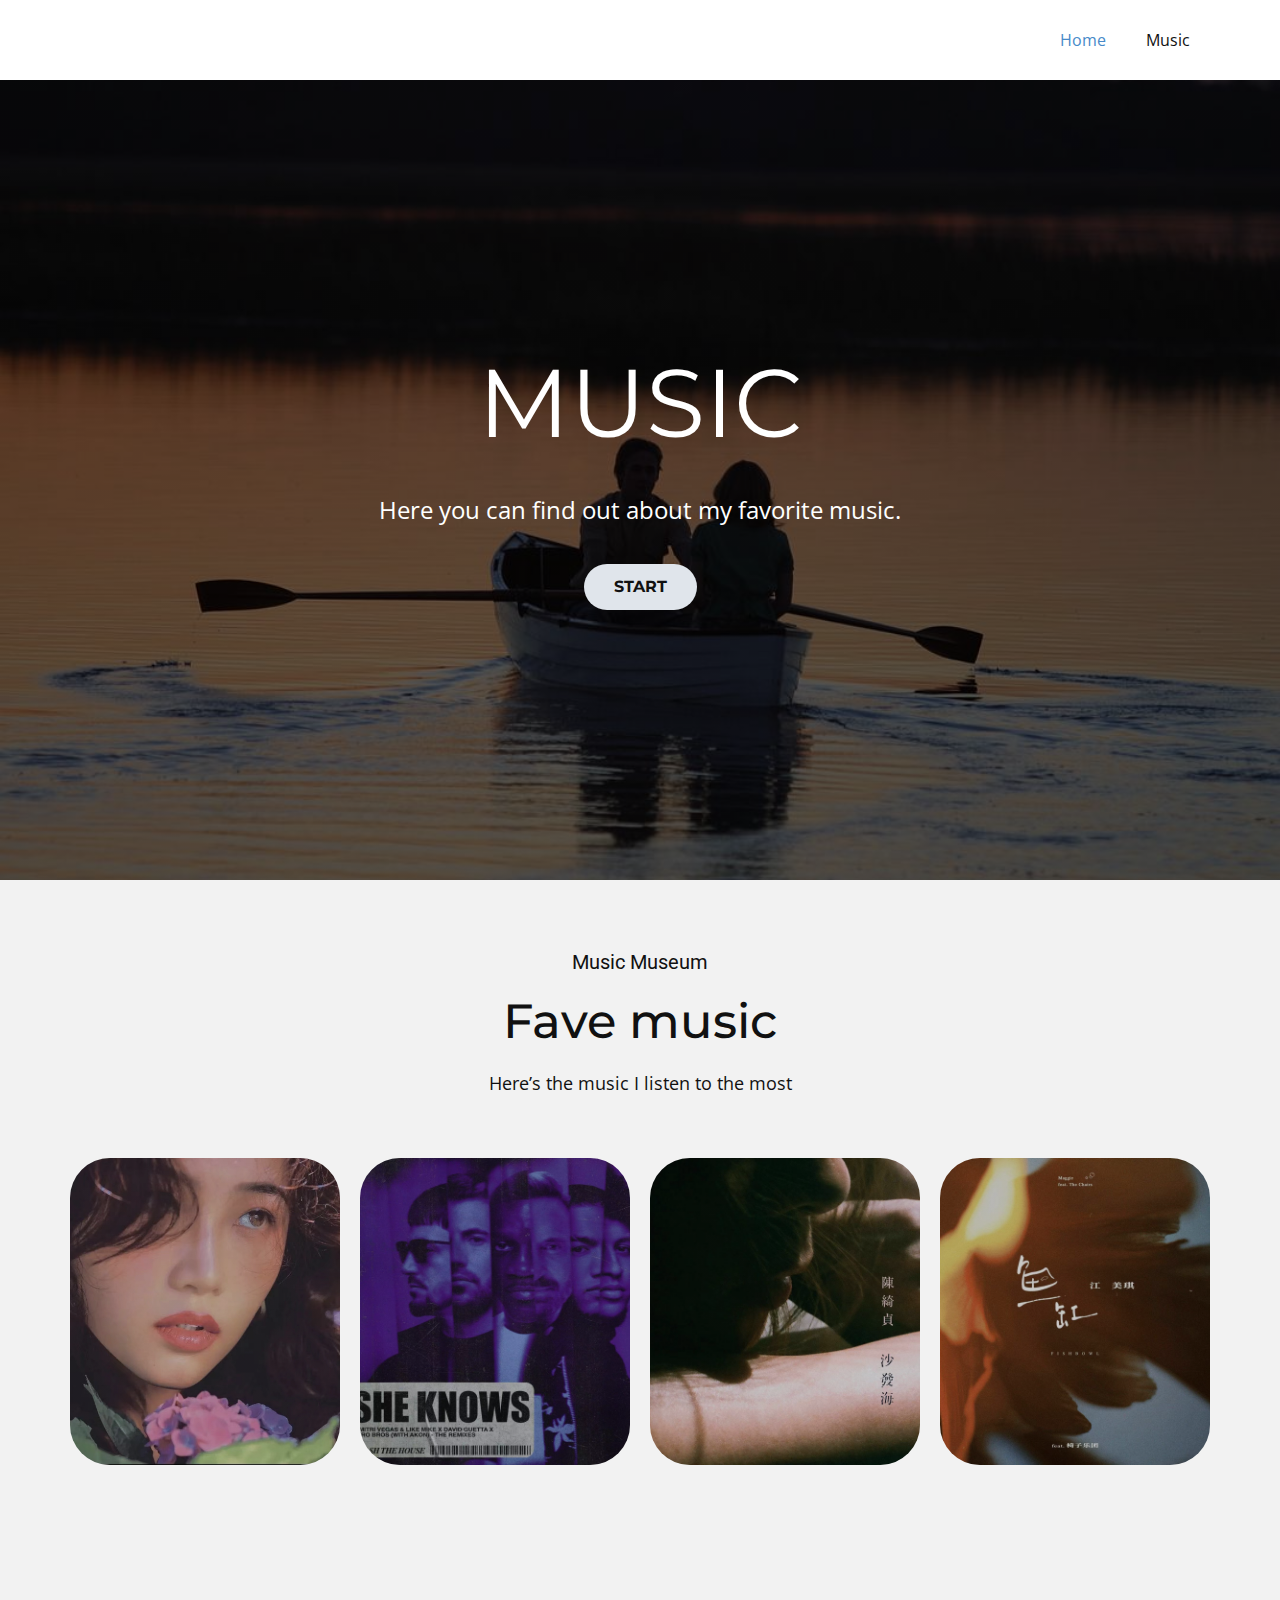
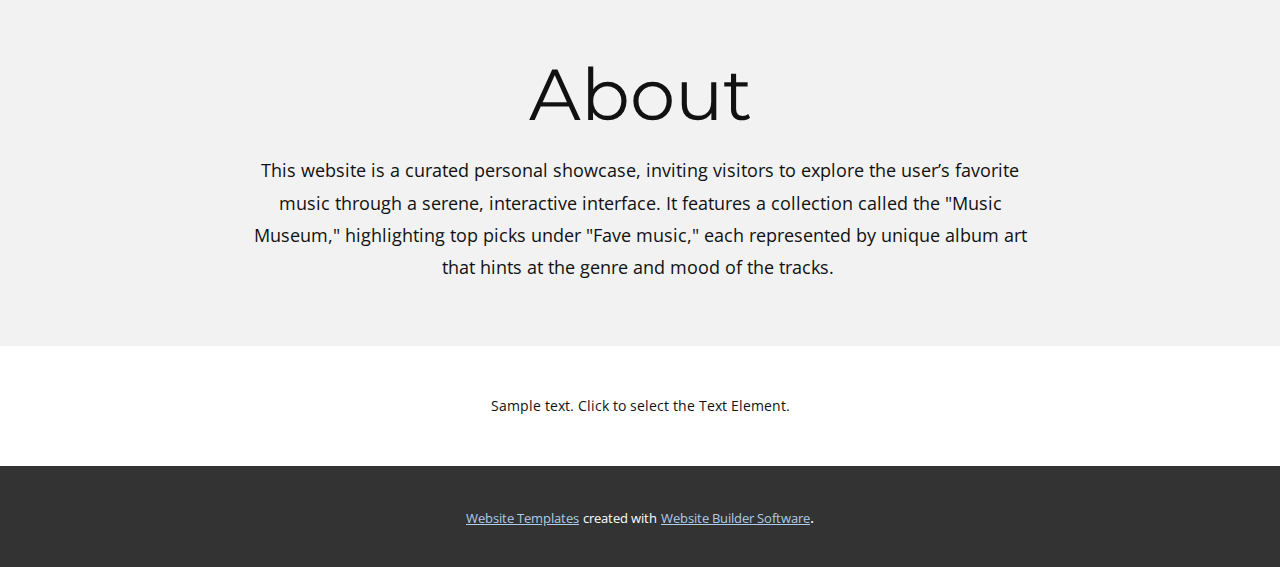
<file: index.html>
<!DOCTYPE html>
<html style="font-size: 16px;" lang="en"><head>
    <meta name="viewport" content="width=device-width, initial-scale=1.0">
    <meta charset="utf-8">
    <meta name="keywords" content="MUSIC​, What Is a Real Estate Agent?">
    <meta name="description" content="">
    <title>Home</title>
    <link rel="stylesheet" href="nicepage.css" media="screen">
<link rel="stylesheet" href="Home.css" media="screen">
    <script class="u-script" type="text/javascript" src="jquery.js" defer=""></script>
    <script class="u-script" type="text/javascript" src="nicepage.js" defer=""></script>
    <meta name="generator" content="Nicepage 6.6.3, nicepage.com">
    <link id="u-theme-google-font" rel="stylesheet" href="https://fonts.googleapis.com/css?family=Roboto:100,100i,300,300i,400,400i,500,500i,700,700i,900,900i|Open+Sans:300,300i,400,400i,500,500i,600,600i,700,700i,800,800i">
    <link id="u-page-google-font" rel="stylesheet" href="https://fonts.googleapis.com/css?family=Montserrat:100,100i,200,200i,300,300i,400,400i,500,500i,600,600i,700,700i,800,800i,900,900i">
    
    
    
    
    
    <script type="application/ld+json">{
		"@context": "http://schema.org",
		"@type": "Organization",
		"name": ""
}</script>
    <meta name="theme-color" content="#478ac9">
    <meta property="og:title" content="Home">
    <meta property="og:type" content="website">
  <meta data-intl-tel-input-cdn-path="intlTelInput/"></head>
  <body data-home-page="Home.html" data-home-page-title="Home" data-path-to-root="./" data-include-products="false" class="u-body u-xl-mode" data-lang="en"><header class="u-clearfix u-header u-header" id="sec-091c"><div class="u-clearfix u-sheet u-sheet-1">
        <nav class="u-menu u-menu-one-level u-offcanvas u-menu-1">
          <div class="menu-collapse" style="font-size: 1rem; letter-spacing: 0px;">
            <a class="u-button-style u-custom-left-right-menu-spacing u-custom-padding-bottom u-custom-text-hover-color u-custom-top-bottom-menu-spacing u-nav-link u-text-active-palette-1-base u-text-hover-palette-2-base" href="#">
              <svg class="u-svg-link" viewBox="0 0 24 24"><use xmlns:xlink="http://www.w3.org/1999/xlink" xlink:href="#menu-hamburger"></use></svg>
              <svg class="u-svg-content" version="1.1" id="menu-hamburger" viewBox="0 0 16 16" x="0px" y="0px" xmlns:xlink="http://www.w3.org/1999/xlink" xmlns="http://www.w3.org/2000/svg"><g><rect y="1" width="16" height="2"></rect><rect y="7" width="16" height="2"></rect><rect y="13" width="16" height="2"></rect>
</g></svg>
            </a>
          </div>
          <div class="u-custom-menu u-nav-container">
            <ul class="u-nav u-unstyled u-nav-1"><li class="u-nav-item"><a class="u-button-style u-nav-link u-text-active-palette-1-base u-text-hover-palette-1-light-2" href="Home.html" style="padding: 10px 20px;">Home</a>
</li><li class="u-nav-item"><a class="u-button-style u-nav-link u-text-active-palette-1-base u-text-hover-palette-1-light-2" href="Music.html" style="padding: 10px 20px;">Music</a>
</li></ul>
          </div>
          <div class="u-custom-menu u-nav-container-collapse">
            <div class="u-black u-container-style u-inner-container-layout u-opacity u-opacity-95 u-sidenav">
              <div class="u-inner-container-layout u-sidenav-overflow">
                <div class="u-menu-close"></div>
                <ul class="u-align-center u-nav u-popupmenu-items u-unstyled u-nav-2"><li class="u-nav-item"><a class="u-button-style u-nav-link" href="Home.html">Home</a>
</li><li class="u-nav-item"><a class="u-button-style u-nav-link" href="Music.html">Music</a>
</li></ul>
              </div>
            </div>
            <div class="u-black u-menu-overlay u-opacity u-opacity-70"></div>
          </div>
        </nav>
      </div></header>
    <section class="u-align-center u-clearfix u-image u-shading u-section-1" id="sec-d727" data-image-width="1080" data-image-height="720">
      <div class="u-clearfix u-sheet u-valign-middle u-sheet-1">
        <h1 class="u-align-center u-custom-font u-font-montserrat u-text u-text-default u-title u-text-1">MUSIC </h1>
        <p class="u-align-center u-large-text u-text u-text-default u-text-variant u-text-2"> Here you can find out about my favorite music.</p>
        <a href="Music.html" class="u-align-center u-border-none u-btn u-btn-round u-button-style u-custom-font u-font-montserrat u-hover-feature u-hover-palette-1-light-2 u-palette-5-light-2 u-radius u-btn-1">start</a>
      </div>
      
    </section>
    <section class="u-align-left u-clearfix u-container-align-center-lg u-container-align-center-xl u-grey-5 u-section-2" id="carousel_997f">
      <div class="u-clearfix u-sheet u-sheet-1">
        <h5 class="u-align-center u-text u-text-1">Music Museum </h5>
        <h2 class="u-align-center u-custom-font u-font-montserrat u-text u-text-2"> Fave music</h2>
        <p class="u-align-center u-text u-text-3"> Here’s the music I listen to the most</p>
        <div class="data-layout-selected u-clearfix u-expanded-width-lg u-expanded-width-xl u-gutter-20 u-layout-wrap u-layout-wrap-1">
          <div class="u-layout">
            <div class="u-layout-row">
              <div class="u-container-style u-hover-feature u-image u-image-round u-layout-cell u-left-cell u-radius u-shading u-size-15 u-image-1" data-image-width="1170" data-image-height="1168" data-href="Music.html">
                <div class="u-container-layout u-container-layout-1"></div>
              </div>
              <div class="u-container-style u-hover-feature u-image u-image-round u-layout-cell u-radius u-shading u-size-15 u-image-2" data-image-width="1280" data-image-height="1280" data-href="Music.html">
                <div class="u-container-layout u-container-layout-2"></div>
              </div>
              <div class="u-container-style u-hover-feature u-image u-image-round u-layout-cell u-radius u-shading u-size-15 u-image-3" data-image-width="1280" data-image-height="1280" data-href="Music.html">
                <div class="u-container-layout u-container-layout-3"></div>
              </div>
              <div class="u-container-style u-hover-feature u-image u-image-round u-layout-cell u-radius u-right-cell u-shading u-size-15 u-image-4" data-image-width="1280" data-image-height="1280" data-href="Music.html">
                <div class="u-container-layout u-container-layout-4"></div>
              </div>
            </div>
          </div>
        </div>
      </div>
      
      
      
      
    </section>
    <section class="u-align-center u-clearfix u-grey-5 u-section-3" id="sec-f55b">
      <div class="u-clearfix u-sheet u-sheet-1">
        <h1 class="u-align-center u-custom-font u-font-montserrat u-text u-text-default u-text-1">About</h1>
        <p class="u-align-center u-text u-text-2">This website is a curated personal showcase, inviting visitors to explore the user’s favorite music through a serene, interactive interface. It features a collection called the "Music Museum," highlighting top picks under "Fave music," each represented by unique album art that hints at the genre and mood of the tracks.&nbsp;</p>
      </div>
    </section>
    
    
    
    <footer class="u-align-center u-clearfix u-footer u-white u-footer" id="sec-8aa1"><div class="u-clearfix u-sheet u-sheet-1">
        <p class="u-small-text u-text u-text-variant u-text-1">Sample text. Click to select the Text Element.</p>
      </div></footer>
    <section class="u-backlink u-clearfix u-grey-80">
      <a class="u-link" href="https://nicepage.com/website-templates" target="_blank">
        <span>Website Templates</span>
      </a>
      <p class="u-text">
        <span>created with</span>
      </p>
      <a class="u-link" href="" target="_blank">
        <span>Website Builder Software</span>
      </a>. 
    </section>
  
</body></html>
</file>
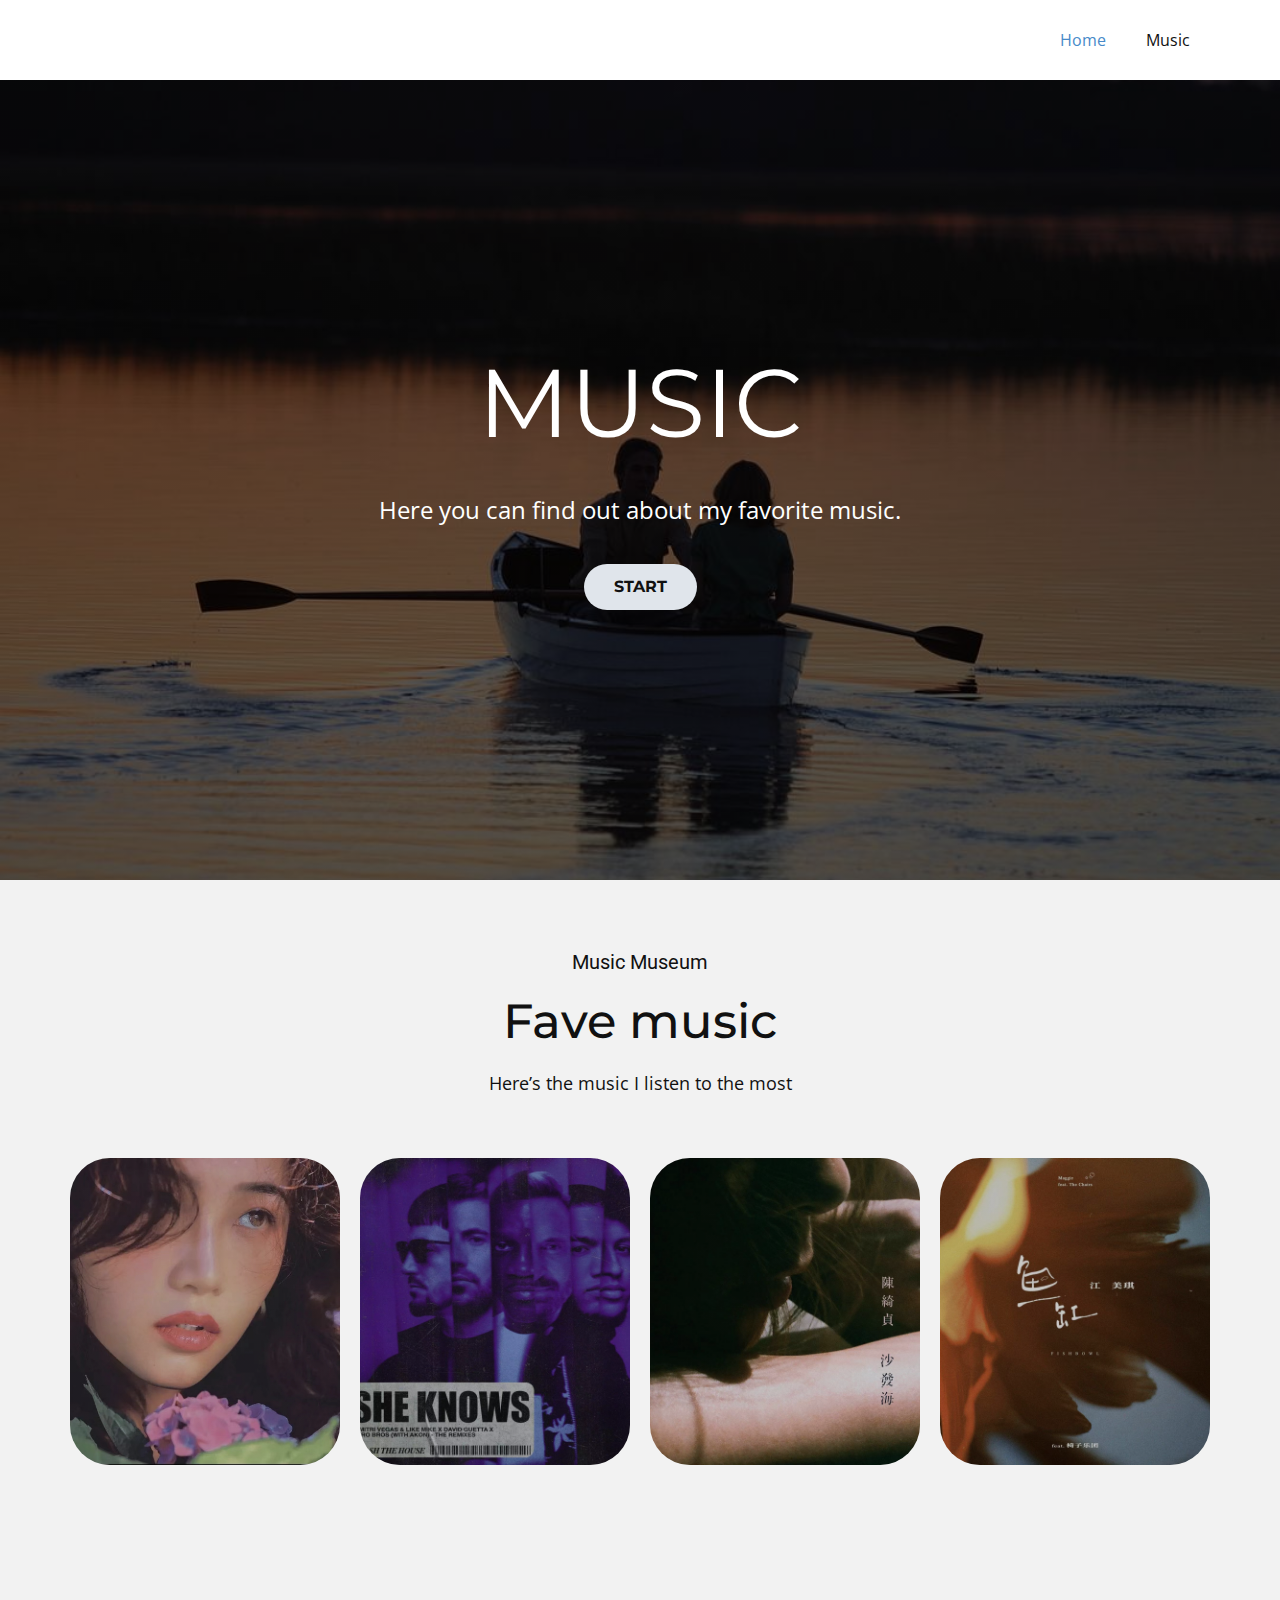
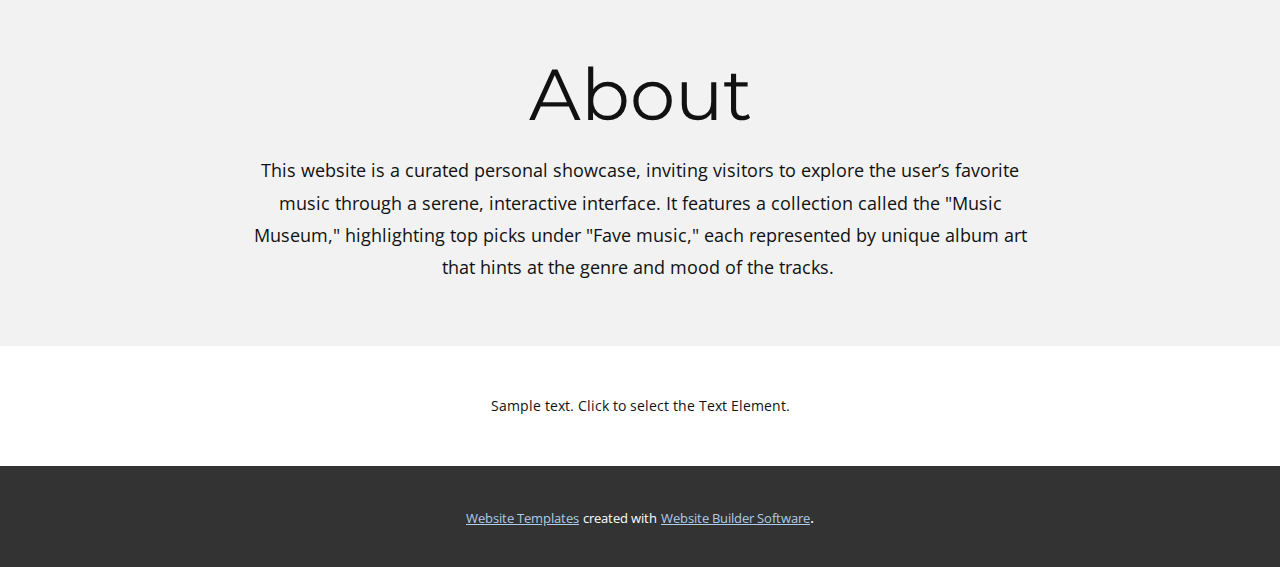
<file: Home.html>
<!DOCTYPE html>
<html style="font-size: 16px;" lang="en"><head>
    <meta name="viewport" content="width=device-width, initial-scale=1.0">
    <meta charset="utf-8">
    <meta name="keywords" content="MUSIC​, What Is a Real Estate Agent?">
    <meta name="description" content="">
    <title>Home</title>
    <link rel="stylesheet" href="nicepage.css" media="screen">
<link rel="stylesheet" href="Home.css" media="screen">
    <script class="u-script" type="text/javascript" src="jquery.js" defer=""></script>
    <script class="u-script" type="text/javascript" src="nicepage.js" defer=""></script>
    <meta name="generator" content="Nicepage 6.6.3, nicepage.com">
    <link id="u-theme-google-font" rel="stylesheet" href="https://fonts.googleapis.com/css?family=Roboto:100,100i,300,300i,400,400i,500,500i,700,700i,900,900i|Open+Sans:300,300i,400,400i,500,500i,600,600i,700,700i,800,800i">
    <link id="u-page-google-font" rel="stylesheet" href="https://fonts.googleapis.com/css?family=Montserrat:100,100i,200,200i,300,300i,400,400i,500,500i,600,600i,700,700i,800,800i,900,900i">
    
    
    
    
    
    <script type="application/ld+json">{
		"@context": "http://schema.org",
		"@type": "Organization",
		"name": ""
}</script>
    <meta name="theme-color" content="#478ac9">
    <meta property="og:title" content="Home">
    <meta property="og:type" content="website">
  <meta data-intl-tel-input-cdn-path="intlTelInput/"></head>
  <body data-path-to-root="./" data-include-products="false" class="u-body u-xl-mode" data-lang="en"><header class="u-clearfix u-header u-header" id="sec-091c"><div class="u-clearfix u-sheet u-sheet-1">
        <nav class="u-menu u-menu-one-level u-offcanvas u-menu-1">
          <div class="menu-collapse" style="font-size: 1rem; letter-spacing: 0px;">
            <a class="u-button-style u-custom-left-right-menu-spacing u-custom-padding-bottom u-custom-text-hover-color u-custom-top-bottom-menu-spacing u-nav-link u-text-active-palette-1-base u-text-hover-palette-2-base" href="#">
              <svg class="u-svg-link" viewBox="0 0 24 24"><use xmlns:xlink="http://www.w3.org/1999/xlink" xlink:href="#menu-hamburger"></use></svg>
              <svg class="u-svg-content" version="1.1" id="menu-hamburger" viewBox="0 0 16 16" x="0px" y="0px" xmlns:xlink="http://www.w3.org/1999/xlink" xmlns="http://www.w3.org/2000/svg"><g><rect y="1" width="16" height="2"></rect><rect y="7" width="16" height="2"></rect><rect y="13" width="16" height="2"></rect>
</g></svg>
            </a>
          </div>
          <div class="u-custom-menu u-nav-container">
            <ul class="u-nav u-unstyled u-nav-1"><li class="u-nav-item"><a class="u-button-style u-nav-link u-text-active-palette-1-base u-text-hover-palette-1-light-2" href="Home.html" style="padding: 10px 20px;">Home</a>
</li><li class="u-nav-item"><a class="u-button-style u-nav-link u-text-active-palette-1-base u-text-hover-palette-1-light-2" href="Music.html" style="padding: 10px 20px;">Music</a>
</li></ul>
          </div>
          <div class="u-custom-menu u-nav-container-collapse">
            <div class="u-black u-container-style u-inner-container-layout u-opacity u-opacity-95 u-sidenav">
              <div class="u-inner-container-layout u-sidenav-overflow">
                <div class="u-menu-close"></div>
                <ul class="u-align-center u-nav u-popupmenu-items u-unstyled u-nav-2"><li class="u-nav-item"><a class="u-button-style u-nav-link" href="Home.html">Home</a>
</li><li class="u-nav-item"><a class="u-button-style u-nav-link" href="Music.html">Music</a>
</li></ul>
              </div>
            </div>
            <div class="u-black u-menu-overlay u-opacity u-opacity-70"></div>
          </div>
        </nav>
      </div></header>
    <section class="u-align-center u-clearfix u-image u-shading u-section-1" id="sec-d727" data-image-width="1080" data-image-height="720">
      <div class="u-clearfix u-sheet u-valign-middle u-sheet-1">
        <h1 class="u-align-center u-custom-font u-font-montserrat u-text u-text-default u-title u-text-1">MUSIC </h1>
        <p class="u-align-center u-large-text u-text u-text-default u-text-variant u-text-2"> Here you can find out about my favorite music.</p>
        <a href="Music.html" class="u-align-center u-border-none u-btn u-btn-round u-button-style u-custom-font u-font-montserrat u-hover-feature u-hover-palette-1-light-2 u-palette-5-light-2 u-radius u-btn-1">start</a>
      </div>
      
    </section>
    <section class="u-align-left u-clearfix u-container-align-center-lg u-container-align-center-xl u-grey-5 u-section-2" id="carousel_997f">
      <div class="u-clearfix u-sheet u-sheet-1">
        <h5 class="u-align-center u-text u-text-1">Music Museum </h5>
        <h2 class="u-align-center u-custom-font u-font-montserrat u-text u-text-2"> Fave music</h2>
        <p class="u-align-center u-text u-text-3"> Here’s the music I listen to the most</p>
        <div class="data-layout-selected u-clearfix u-expanded-width-lg u-expanded-width-xl u-gutter-20 u-layout-wrap u-layout-wrap-1">
          <div class="u-layout">
            <div class="u-layout-row">
              <div class="u-container-style u-hover-feature u-image u-image-round u-layout-cell u-left-cell u-radius u-shading u-size-15 u-image-1" data-image-width="1170" data-image-height="1168" data-href="Music.html">
                <div class="u-container-layout u-container-layout-1"></div>
              </div>
              <div class="u-container-style u-hover-feature u-image u-image-round u-layout-cell u-radius u-shading u-size-15 u-image-2" data-image-width="1280" data-image-height="1280" data-href="Music.html">
                <div class="u-container-layout u-container-layout-2"></div>
              </div>
              <div class="u-container-style u-hover-feature u-image u-image-round u-layout-cell u-radius u-shading u-size-15 u-image-3" data-image-width="1280" data-image-height="1280" data-href="Music.html">
                <div class="u-container-layout u-container-layout-3"></div>
              </div>
              <div class="u-container-style u-hover-feature u-image u-image-round u-layout-cell u-radius u-right-cell u-shading u-size-15 u-image-4" data-image-width="1280" data-image-height="1280" data-href="Music.html">
                <div class="u-container-layout u-container-layout-4"></div>
              </div>
            </div>
          </div>
        </div>
      </div>
      
      
      
      
    </section>
    <section class="u-align-center u-clearfix u-grey-5 u-section-3" id="sec-f55b">
      <div class="u-clearfix u-sheet u-sheet-1">
        <h1 class="u-align-center u-custom-font u-font-montserrat u-text u-text-default u-text-1">About</h1>
        <p class="u-align-center u-text u-text-2">This website is a curated personal showcase, inviting visitors to explore the user’s favorite music through a serene, interactive interface. It features a collection called the "Music Museum," highlighting top picks under "Fave music," each represented by unique album art that hints at the genre and mood of the tracks.&nbsp;</p>
      </div>
    </section>
    
    
    
    <footer class="u-align-center u-clearfix u-footer u-white u-footer" id="sec-8aa1"><div class="u-clearfix u-sheet u-sheet-1">
        <p class="u-small-text u-text u-text-variant u-text-1">Sample text. Click to select the Text Element.</p>
      </div></footer>
    <section class="u-backlink u-clearfix u-grey-80">
      <a class="u-link" href="https://nicepage.com/website-templates" target="_blank">
        <span>Website Templates</span>
      </a>
      <p class="u-text">
        <span>created with</span>
      </p>
      <a class="u-link" href="" target="_blank">
        <span>Website Builder Software</span>
      </a>. 
    </section>
  
</body></html>
</file>
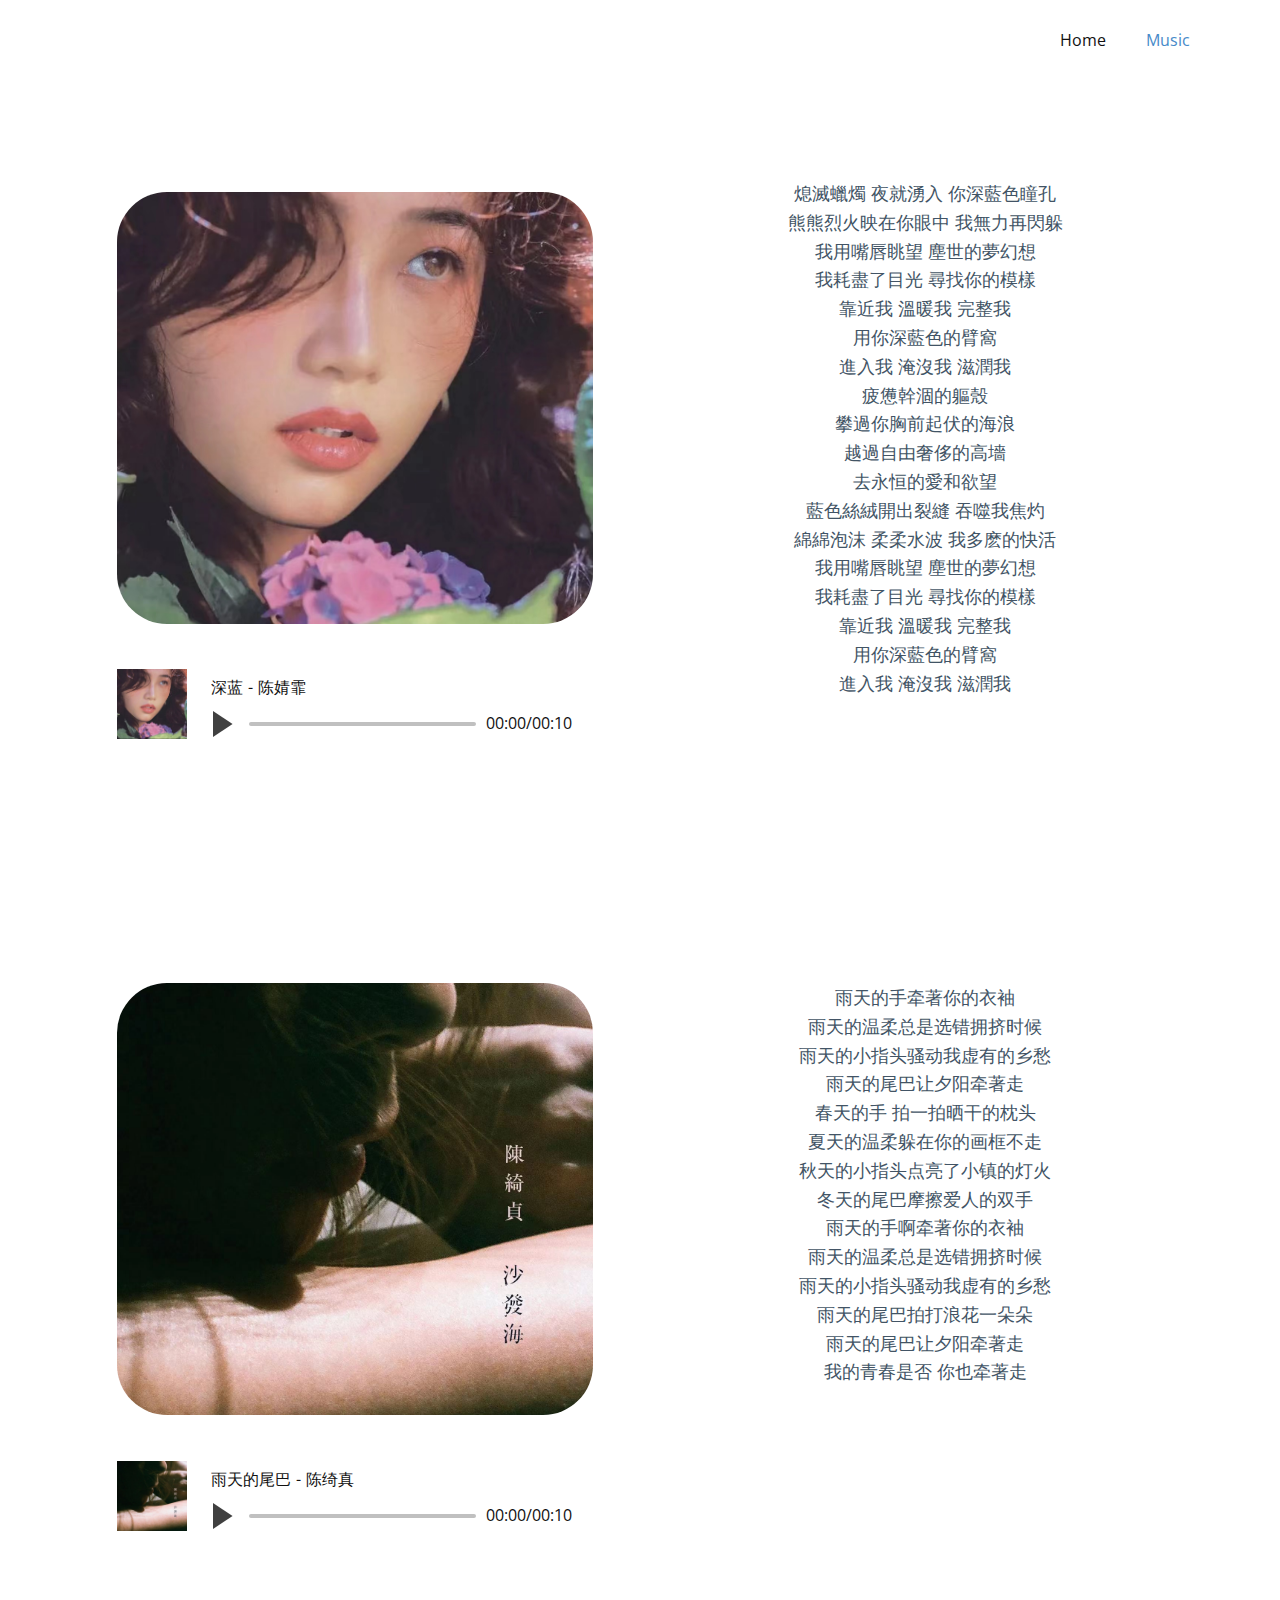
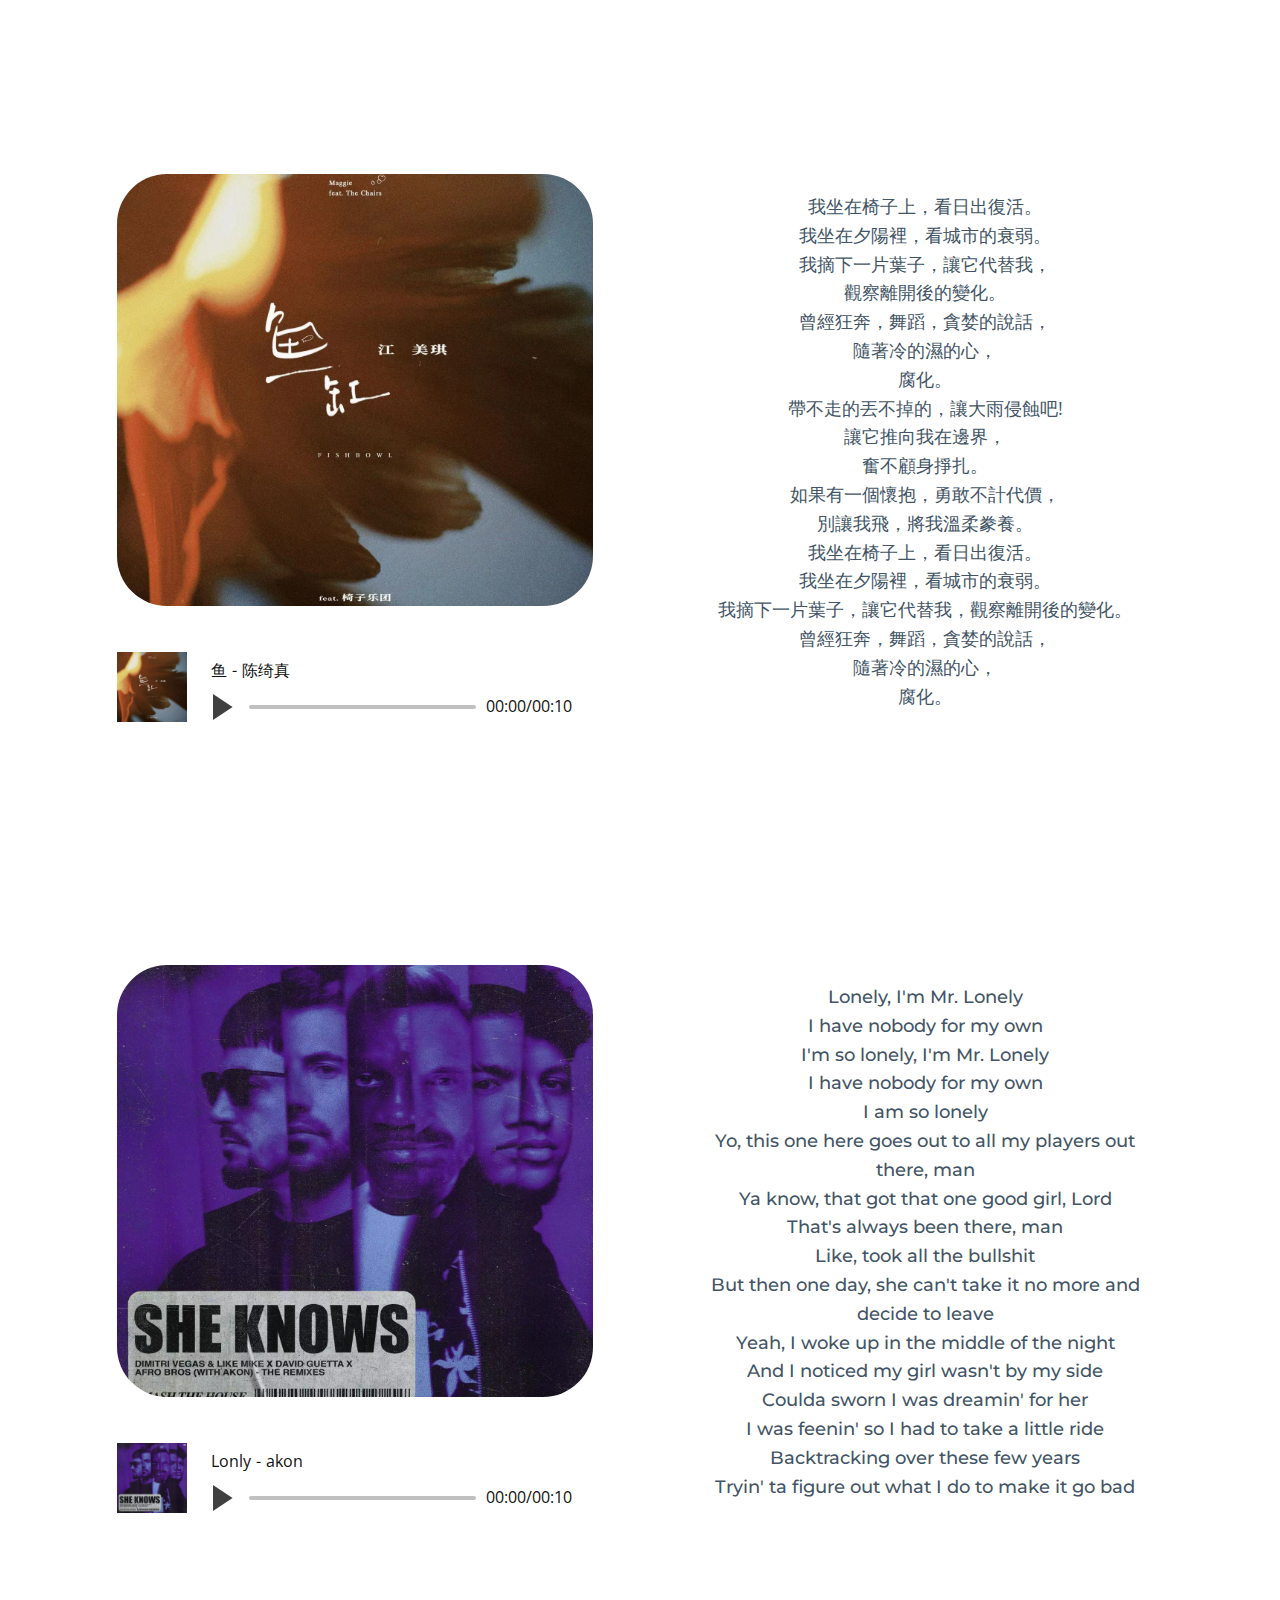
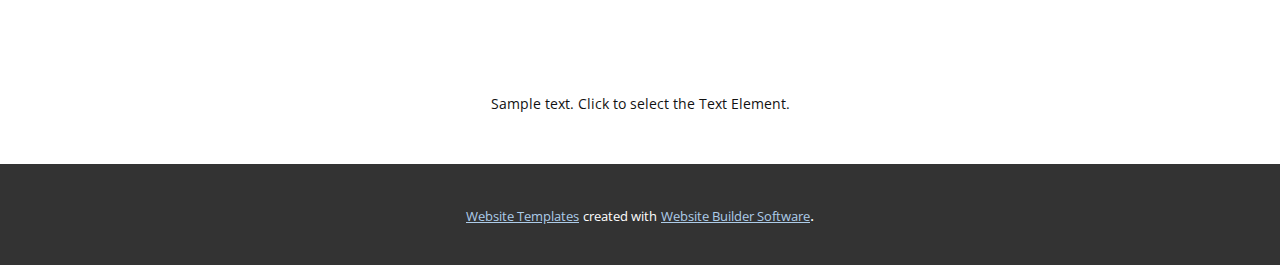
<file: Music.html>
<!DOCTYPE html>
<html style="font-size: 16px;" lang="en"><head>
    <meta name="viewport" content="width=device-width, initial-scale=1.0">
    <meta charset="utf-8">
    <meta name="keywords" content="">
    <meta name="description" content="">
    <title>Music</title>
    <link rel="stylesheet" href="nicepage.css" media="screen">
<link rel="stylesheet" href="Music.css" media="screen">
    <script class="u-script" type="text/javascript" src="jquery.js" defer=""></script>
    <script class="u-script" type="text/javascript" src="nicepage.js" defer=""></script>
    <meta name="generator" content="Nicepage 6.6.3, nicepage.com">
    <link id="u-theme-google-font" rel="stylesheet" href="https://fonts.googleapis.com/css?family=Roboto:100,100i,300,300i,400,400i,500,500i,700,700i,900,900i|Open+Sans:300,300i,400,400i,500,500i,600,600i,700,700i,800,800i">
    <link id="u-page-google-font" rel="stylesheet" href="https://fonts.googleapis.com/css?family=Montserrat:100,100i,200,200i,300,300i,400,400i,500,500i,600,600i,700,700i,800,800i,900,900i">
    
    
    
    
    
    
    <script type="application/ld+json">{
		"@context": "http://schema.org",
		"@type": "Organization",
		"name": ""
}</script>
    <meta name="theme-color" content="#478ac9">
    <meta property="og:title" content="Music">
    <meta property="og:type" content="website">
  <meta data-intl-tel-input-cdn-path="intlTelInput/"></head>
  <body data-path-to-root="./" data-include-products="false" class="u-body u-xl-mode" data-lang="en"><header class="u-clearfix u-header u-header" id="sec-091c"><div class="u-clearfix u-sheet u-sheet-1">
        <nav class="u-menu u-menu-one-level u-offcanvas u-menu-1">
          <div class="menu-collapse" style="font-size: 1rem; letter-spacing: 0px;">
            <a class="u-button-style u-custom-left-right-menu-spacing u-custom-padding-bottom u-custom-text-hover-color u-custom-top-bottom-menu-spacing u-nav-link u-text-active-palette-1-base u-text-hover-palette-2-base" href="#">
              <svg class="u-svg-link" viewBox="0 0 24 24"><use xmlns:xlink="http://www.w3.org/1999/xlink" xlink:href="#menu-hamburger"></use></svg>
              <svg class="u-svg-content" version="1.1" id="menu-hamburger" viewBox="0 0 16 16" x="0px" y="0px" xmlns:xlink="http://www.w3.org/1999/xlink" xmlns="http://www.w3.org/2000/svg"><g><rect y="1" width="16" height="2"></rect><rect y="7" width="16" height="2"></rect><rect y="13" width="16" height="2"></rect>
</g></svg>
            </a>
          </div>
          <div class="u-custom-menu u-nav-container">
            <ul class="u-nav u-unstyled u-nav-1"><li class="u-nav-item"><a class="u-button-style u-nav-link u-text-active-palette-1-base u-text-hover-palette-1-light-2" href="Home.html" style="padding: 10px 20px;">Home</a>
</li><li class="u-nav-item"><a class="u-button-style u-nav-link u-text-active-palette-1-base u-text-hover-palette-1-light-2" href="Music.html" style="padding: 10px 20px;">Music</a>
</li></ul>
          </div>
          <div class="u-custom-menu u-nav-container-collapse">
            <div class="u-black u-container-style u-inner-container-layout u-opacity u-opacity-95 u-sidenav">
              <div class="u-inner-container-layout u-sidenav-overflow">
                <div class="u-menu-close"></div>
                <ul class="u-align-center u-nav u-popupmenu-items u-unstyled u-nav-2"><li class="u-nav-item"><a class="u-button-style u-nav-link" href="Home.html">Home</a>
</li><li class="u-nav-item"><a class="u-button-style u-nav-link" href="Music.html">Music</a>
</li></ul>
              </div>
            </div>
            <div class="u-black u-menu-overlay u-opacity u-opacity-70"></div>
          </div>
        </nav>
      </div></header>
    <section class="u-clearfix u-container-align-center u-section-1" id="carousel_9cbb">
      <div class="u-clearfix u-sheet u-valign-middle u-sheet-1">
        <div class="data-layout-selected u-clearfix u-expanded-width u-layout-wrap u-layout-wrap-1">
          <div class="u-layout">
            <div class="u-layout-row">
              <div class="u-container-style u-layout-cell u-radius-50 u-size-30-lg u-size-30-xl u-size-60-md u-size-60-sm u-size-60-xs u-layout-cell-1">
                <div class="u-container-layout u-container-layout-1">
                  <img class="custom-expanded u-image u-image-round u-radius-50 u-image-1" src="images/WechatIMG216.jpeg" data-image-width="1170" data-image-height="1168">
                  <div class="u-audio u-container-style u-audio-1">
                    <div class="u-audio-main-layout-wrapper">
                      <div class="u-audio-cover-layout">
                        <div style="background-image: url(&quot;images/WechatIMG216.jpeg&quot;);" class="u-audio-cover" data-hook="cover"></div>
                      </div>
                      <div class="u-audio-main-layout">
                        <div class="u-audio-upper-layout">
                          <div class="player-track-meta">
                            <span class="track-name">深蓝</span>
                            <span class="artist-name">陈婧霏</span>
                          </div>
                        </div>
                        <div class="u-audio-lower-layout">
                          <div class="player-controls">
                            <div class="u-play-layout u-text-grey-75">
                              <button class="player-play-btn" role="button" data-playing="false">
                                <div class="player-icon-play">
                                  <svg xmlns="http://www.w3.org/2000/svg" width="24" height="24" viewBox="0 0 24 24" fill="currentColor"><polygon class="icon-play" points="19.05 12 6 3.36 6 20.64 19.05 12"></polygon><rect class="icon-container" width="24" height="24"></rect></svg>
                                </div>
                                <div class="player-icon-pause u-hidden">
                                  <svg xmlns="http://www.w3.org/2000/svg" width="24" height="24" viewBox="0 0 24 24" fill="currentColor"><g><rect class="icon-pause" x="6" y="3.26" width="4" height="17.48"></rect><rect class="icon-pause" x="14" y="3.26" width="4" height="17.48"></rect>
</g><rect class="icon-container" width="24" height="24"></rect></svg>
                                </div>
                              </button>
                            </div>
                            <div class="player-timeline">
                              <div class="u-grey-25 u-player-progress">
                                <div class="u-grey-75 u-player-progress-filled" style="flex-basis:30%"></div>
                              </div>
                              <div class="player-time">
                                <span class="player-time-current">00:00</span>/ <span class="player-time-duration">00:10</span>
                              </div>
                            </div>
                          </div>
                        </div>
                      </div>
                    </div>
                    <audio src="https://music.youtube.com/tasteprofile" crossorigin="anonymous" preload="metadata"></audio>
                  </div>
                </div>
              </div>
              <div class="u-container-style u-layout-cell u-size-30-lg u-size-30-xl u-size-60-md u-size-60-sm u-size-60-xs u-layout-cell-2">
                <div class="u-container-layout u-container-layout-2">
                  <p class="u-align-center u-text u-text-palette-1-dark-2 u-text-1"> 熄滅蠟燭 夜就湧入 你深藍色瞳孔<br>熊熊烈火映在你眼中 我無力再閃躲<br>我用嘴唇眺望 塵世的夢幻想<br>我耗盡了目光 尋找你的模樣<br>靠近我 溫暖我 完整我<br>用你深藍色的臂窩<br>進入我 淹沒我 滋潤我<br>疲憊幹涸的軀殼<br>攀過你胸前起伏的海浪<br>越過自由奢侈的高墻<br>去永恒的愛和欲望<br>藍色絲絨開出裂縫 吞噬我焦灼<br>綿綿泡沫 柔柔水波 我多麽的快活<br>我用嘴唇眺望 塵世的夢幻想<br>我耗盡了目光 尋找你的模樣<br>靠近我 溫暖我 完整我<br>用你深藍色的臂窩<br>進入我 淹沒我 滋潤我<br>
                    <br>
                  </p>
                </div>
              </div>
            </div>
          </div>
        </div>
      </div>
    </section>
    <section class="u-clearfix u-container-align-center u-section-2" id="sec-82f5">
      <div class="u-clearfix u-sheet u-valign-middle u-sheet-1">
        <div class="data-layout-selected u-clearfix u-expanded-width u-layout-wrap u-layout-wrap-1">
          <div class="u-layout">
            <div class="u-layout-row">
              <div class="u-container-style u-layout-cell u-radius-50 u-size-30-lg u-size-30-xl u-size-60-md u-size-60-sm u-size-60-xs u-layout-cell-1">
                <div class="u-container-layout u-container-layout-1">
                  <img class="custom-expanded u-image u-image-round u-radius-50 u-image-1" src="images/WechatIMG217.jpeg" data-image-width="1280" data-image-height="1280">
                  <div class="u-audio u-container-style u-audio-1">
                    <div class="u-audio-main-layout-wrapper">
                      <div class="u-audio-cover-layout">
                        <div style="background-image: url(&quot;images/WechatIMG217.jpeg&quot;);" class="u-audio-cover" data-hook="cover"></div>
                      </div>
                      <div class="u-audio-main-layout">
                        <div class="u-audio-upper-layout">
                          <div class="player-track-meta">
                            <span class="track-name">雨天的尾巴</span>
                            <span class="artist-name">陈绮真</span>
                          </div>
                        </div>
                        <div class="u-audio-lower-layout">
                          <div class="player-controls">
                            <div class="u-play-layout u-text-grey-75">
                              <button class="player-play-btn" role="button" data-playing="false">
                                <div class="player-icon-play">
                                  <svg xmlns="http://www.w3.org/2000/svg" width="24" height="24" viewBox="0 0 24 24" fill="currentColor"><polygon class="icon-play" points="19.05 12 6 3.36 6 20.64 19.05 12"></polygon><rect class="icon-container" width="24" height="24"></rect></svg>
                                </div>
                                <div class="player-icon-pause u-hidden">
                                  <svg xmlns="http://www.w3.org/2000/svg" width="24" height="24" viewBox="0 0 24 24" fill="currentColor"><g><rect class="icon-pause" x="6" y="3.26" width="4" height="17.48"></rect><rect class="icon-pause" x="14" y="3.26" width="4" height="17.48"></rect>
</g><rect class="icon-container" width="24" height="24"></rect></svg>
                                </div>
                              </button>
                            </div>
                            <div class="player-timeline">
                              <div class="u-grey-25 u-player-progress">
                                <div class="u-grey-75 u-player-progress-filled" style="flex-basis:30%"></div>
                              </div>
                              <div class="player-time">
                                <span class="player-time-current">00:00</span>/ <span class="player-time-duration">00:10</span>
                              </div>
                            </div>
                          </div>
                        </div>
                      </div>
                    </div>
                    <audio src="https://music.youtube.com/watch?v=IIvvepfzBEo" crossorigin="anonymous" preload="metadata"></audio>
                  </div>
                </div>
              </div>
              <div class="u-container-style u-layout-cell u-size-30-lg u-size-30-xl u-size-60-md u-size-60-sm u-size-60-xs u-layout-cell-2">
                <div class="u-container-layout u-container-layout-2">
                  <p class="u-align-center u-text u-text-palette-1-dark-2 u-text-1"> 雨天的手牵著你的衣袖<br>雨天的温柔总是选错拥挤时候<br>雨天的小指头骚动我虚有的乡愁<br>雨天的尾巴让夕阳牵著走<br>春天的手 拍一拍晒干的枕头<br>夏天的温柔躲在你的画框不走<br>秋天的小指头点亮了小镇的灯火<br>冬天的尾巴摩擦爱人的双手<br>雨天的手啊牵著你的衣袖<br>雨天的温柔总是选错拥挤时候<br>雨天的小指头骚动我虚有的乡愁<br>雨天的尾巴拍打浪花一朵朵<br>雨天的尾巴让夕阳牵著走<br>我的青春是否 你也牵著走<br>
                    <br>
                  </p>
                </div>
              </div>
            </div>
          </div>
        </div>
      </div>
    </section>
    <section class="u-clearfix u-container-align-center u-section-3" id="sec-8311">
      <div class="u-clearfix u-sheet u-valign-middle u-sheet-1">
        <div class="data-layout-selected u-clearfix u-expanded-width u-layout-wrap u-layout-wrap-1">
          <div class="u-layout">
            <div class="u-layout-row">
              <div class="u-container-style u-layout-cell u-radius-50 u-size-30-lg u-size-30-xl u-size-60-md u-size-60-sm u-size-60-xs u-layout-cell-1">
                <div class="u-container-layout u-container-layout-1">
                  <img class="custom-expanded u-image u-image-round u-radius-50 u-image-1" src="images/WechatIMG218.jpeg" data-image-width="1280" data-image-height="1280">
                  <div class="u-audio u-container-style u-audio-1">
                    <div class="u-audio-main-layout-wrapper">
                      <div class="u-audio-cover-layout">
                        <div style="background-image: url(&quot;images/WechatIMG218.jpeg&quot;);" class="u-audio-cover" data-hook="cover"></div>
                      </div>
                      <div class="u-audio-main-layout">
                        <div class="u-audio-upper-layout">
                          <div class="player-track-meta">
                            <span class="track-name">鱼</span>
                            <span class="artist-name">陈绮真</span>
                          </div>
                        </div>
                        <div class="u-audio-lower-layout">
                          <div class="player-controls">
                            <div class="u-play-layout u-text-grey-75">
                              <button class="player-play-btn" role="button" data-playing="false">
                                <div class="player-icon-play">
                                  <svg xmlns="http://www.w3.org/2000/svg" width="24" height="24" viewBox="0 0 24 24" fill="currentColor"><polygon class="icon-play" points="19.05 12 6 3.36 6 20.64 19.05 12"></polygon><rect class="icon-container" width="24" height="24"></rect></svg>
                                </div>
                                <div class="player-icon-pause u-hidden">
                                  <svg xmlns="http://www.w3.org/2000/svg" width="24" height="24" viewBox="0 0 24 24" fill="currentColor"><g><rect class="icon-pause" x="6" y="3.26" width="4" height="17.48"></rect><rect class="icon-pause" x="14" y="3.26" width="4" height="17.48"></rect>
</g><rect class="icon-container" width="24" height="24"></rect></svg>
                                </div>
                              </button>
                            </div>
                            <div class="player-timeline">
                              <div class="u-grey-25 u-player-progress">
                                <div class="u-grey-75 u-player-progress-filled" style="flex-basis:30%"></div>
                              </div>
                              <div class="player-time">
                                <span class="player-time-current">00:00</span>/ <span class="player-time-duration">00:10</span>
                              </div>
                            </div>
                          </div>
                        </div>
                      </div>
                    </div>
                    <audio src="https://music.youtube.com/watch?v=XJSbQZUTR-Q" crossorigin="anonymous" preload="metadata"></audio>
                  </div>
                </div>
              </div>
              <div class="u-container-style u-layout-cell u-size-30-lg u-size-30-xl u-size-60-md u-size-60-sm u-size-60-xs u-layout-cell-2">
                <div class="u-container-layout u-container-layout-2">
                  <p class="u-align-center u-text u-text-palette-1-dark-2 u-text-1"> 我坐在椅子上，看日出復活。<br>我坐在夕陽裡，看城市的衰弱。<br>我摘下一片葉子，讓它代替我，<br>觀察離開後的變化。<br>曾經狂奔，舞蹈，貪婪的說話，<br>隨著冷的濕的心，<br>腐化。<br>帶不走的丟不掉的，讓大雨侵蝕吧!<br>讓它推向我在邊界，<br>奮不顧身掙扎。<br>如果有一個懷抱，勇敢不計代價，<br>別讓我飛，將我溫柔豢養。<br>我坐在椅子上，看日出復活。<br>我坐在夕陽裡，看城市的衰弱。<br>我摘下一片葉子，讓它代替我，觀察離開後的變化。<br>曾經狂奔，舞蹈，貪婪的說話，<br>隨著冷的濕的心，<br>腐化。<br>
                  </p>
                </div>
              </div>
            </div>
          </div>
        </div>
      </div>
    </section>
    <section class="u-clearfix u-container-align-center u-section-4" id="sec-7577">
      <div class="u-clearfix u-sheet u-valign-middle u-sheet-1">
        <div class="data-layout-selected u-clearfix u-expanded-width u-layout-wrap u-layout-wrap-1">
          <div class="u-layout">
            <div class="u-layout-row">
              <div class="u-container-style u-layout-cell u-radius-50 u-size-30-lg u-size-30-xl u-size-60-md u-size-60-sm u-size-60-xs u-layout-cell-1">
                <div class="u-container-layout u-container-layout-1">
                  <img class="custom-expanded u-image u-image-round u-radius-50 u-image-1" src="images/WechatIMG219.jpeg" data-image-width="1280" data-image-height="1280">
                  <div class="u-audio u-container-style u-audio-1">
                    <div class="u-audio-main-layout-wrapper">
                      <div class="u-audio-cover-layout">
                        <div style="background-image: url(&quot;images/WechatIMG219.jpeg&quot;);" class="u-audio-cover" data-hook="cover"></div>
                      </div>
                      <div class="u-audio-main-layout">
                        <div class="u-audio-upper-layout">
                          <div class="player-track-meta">
                            <span class="track-name">Lonly</span>
                            <span class="artist-name">akon</span>
                          </div>
                        </div>
                        <div class="u-audio-lower-layout">
                          <div class="player-controls">
                            <div class="u-play-layout u-text-grey-75">
                              <button class="player-play-btn" role="button" data-playing="false">
                                <div class="player-icon-play">
                                  <svg xmlns="http://www.w3.org/2000/svg" width="24" height="24" viewBox="0 0 24 24" fill="currentColor"><polygon class="icon-play" points="19.05 12 6 3.36 6 20.64 19.05 12"></polygon><rect class="icon-container" width="24" height="24"></rect></svg>
                                </div>
                                <div class="player-icon-pause u-hidden">
                                  <svg xmlns="http://www.w3.org/2000/svg" width="24" height="24" viewBox="0 0 24 24" fill="currentColor"><g><rect class="icon-pause" x="6" y="3.26" width="4" height="17.48"></rect><rect class="icon-pause" x="14" y="3.26" width="4" height="17.48"></rect>
</g><rect class="icon-container" width="24" height="24"></rect></svg>
                                </div>
                              </button>
                            </div>
                            <div class="player-timeline">
                              <div class="u-grey-25 u-player-progress">
                                <div class="u-grey-75 u-player-progress-filled" style="flex-basis:30%"></div>
                              </div>
                              <div class="player-time">
                                <span class="player-time-current">00:00</span>/ <span class="player-time-duration">00:10</span>
                              </div>
                            </div>
                          </div>
                        </div>
                      </div>
                    </div>
                    <audio src="https://music.youtube.com/watch?v=2CgESv5CYUw" crossorigin="anonymous" preload="metadata"></audio>
                  </div>
                </div>
              </div>
              <div class="u-container-style u-layout-cell u-size-30-lg u-size-30-xl u-size-60-md u-size-60-sm u-size-60-xs u-layout-cell-2">
                <div class="u-container-layout u-container-layout-2">
                  <p class="u-align-center u-custom-font u-font-montserrat u-text u-text-palette-1-dark-2 u-text-1"> Lonely, I'm Mr. Lonely<br>I have nobody for my own<br>I'm so lonely, I'm Mr. Lonely<br>I have nobody for my own<br>I am so lonely<br>Yo, this one here goes out to all my players out there, man<br>Ya know, that got that one good girl, Lord<br>That's always been there, man<br>Like, took all the bullshit<br>But then one day, she can't take it no more and decide to leave<br>Yeah, I woke up in the middle of the night<br>And I noticed my girl wasn't by my side<br>Coulda sworn I was dreamin' for her<br>I was feenin' so I had to take a little ride<br>Backtracking over these few years<br>Tryin' ta figure out what I do to make it go bad<br>
                    <br>
                  </p>
                </div>
              </div>
            </div>
          </div>
        </div>
      </div>
    </section>
    
    
    
    <footer class="u-align-center u-clearfix u-footer u-white u-footer" id="sec-8aa1"><div class="u-clearfix u-sheet u-sheet-1">
        <p class="u-small-text u-text u-text-variant u-text-1">Sample text. Click to select the Text Element.</p>
      </div></footer>
    <section class="u-backlink u-clearfix u-grey-80">
      <a class="u-link" href="https://nicepage.com/website-templates" target="_blank">
        <span>Website Templates</span>
      </a>
      <p class="u-text">
        <span>created with</span>
      </p>
      <a class="u-link" href="" target="_blank">
        <span>Website Builder Software</span>
      </a>. 
    </section>
  
</body></html>
</file>
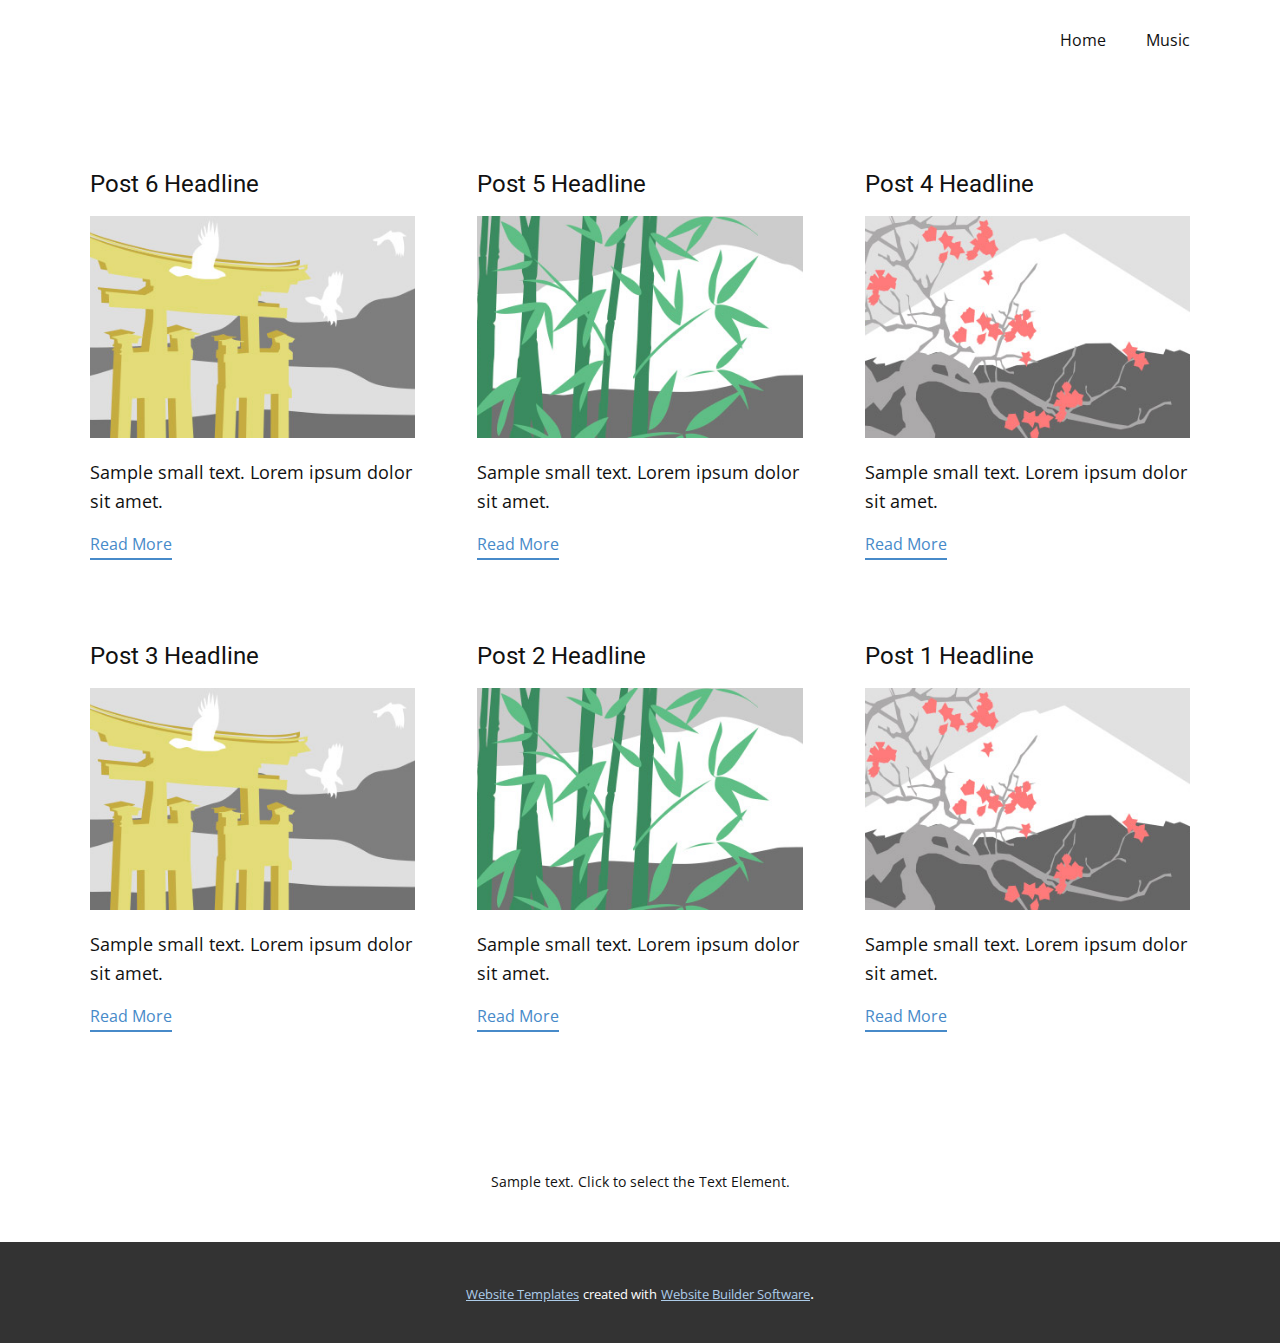
<file: blog/blog.html>
<!DOCTYPE html>
<html style="font-size: 16px;" lang="en"><head>
    <meta name="viewport" content="width=device-width, initial-scale=1.0">
    <meta charset="utf-8">
    <meta name="keywords" content="">
    <meta name="description" content="">
    <title>Blog</title>
    <link rel="stylesheet" href="../nicepage.css" media="screen">
<link rel="stylesheet" href="../Blog-Template.css" media="screen">
    <script class="u-script" type="text/javascript" src="../jquery.js" defer=""></script>
    <script class="u-script" type="text/javascript" src="../nicepage.js" defer=""></script>
    <meta name="generator" content="Nicepage 6.6.3, nicepage.com">
    <link id="u-theme-google-font" rel="stylesheet" href="https://fonts.googleapis.com/css?family=Roboto:100,100i,300,300i,400,400i,500,500i,700,700i,900,900i|Open+Sans:300,300i,400,400i,500,500i,600,600i,700,700i,800,800i">
    
    
    
    <script type="application/ld+json">{
		"@context": "http://schema.org",
		"@type": "Organization",
		"name": ""
}</script>
    <meta name="theme-color" content="#478ac9">
  <meta data-intl-tel-input-cdn-path="intlTelInput/"></head>
  <body data-path-to-root="./" data-include-products="false" class="u-body u-xl-mode" data-lang="en"><header class="u-clearfix u-header u-header" id="sec-091c"><div class="u-clearfix u-sheet u-sheet-1">
        <nav class="u-menu u-menu-one-level u-offcanvas u-menu-1">
          <div class="menu-collapse" style="font-size: 1rem; letter-spacing: 0px;">
            <a class="u-button-style u-custom-left-right-menu-spacing u-custom-padding-bottom u-custom-text-hover-color u-custom-top-bottom-menu-spacing u-nav-link u-text-active-palette-1-base u-text-hover-palette-2-base" href="#">
              <svg class="u-svg-link" viewBox="0 0 24 24"><use xmlns:xlink="http://www.w3.org/1999/xlink" xlink:href="#menu-hamburger"></use></svg>
              <svg class="u-svg-content" version="1.1" id="menu-hamburger" viewBox="0 0 16 16" x="0px" y="0px" xmlns:xlink="http://www.w3.org/1999/xlink" xmlns="http://www.w3.org/2000/svg"><g><rect y="1" width="16" height="2"></rect><rect y="7" width="16" height="2"></rect><rect y="13" width="16" height="2"></rect>
</g></svg>
            </a>
          </div>
          <div class="u-custom-menu u-nav-container">
            <ul class="u-nav u-unstyled u-nav-1"><li class="u-nav-item"><a class="u-button-style u-nav-link u-text-active-palette-1-base u-text-hover-palette-1-light-2" href="../Home.html" style="padding: 10px 20px;">Home</a>
</li><li class="u-nav-item"><a class="u-button-style u-nav-link u-text-active-palette-1-base u-text-hover-palette-1-light-2" href="../Music.html" style="padding: 10px 20px;">Music</a>
</li></ul>
          </div>
          <div class="u-custom-menu u-nav-container-collapse">
            <div class="u-black u-container-style u-inner-container-layout u-opacity u-opacity-95 u-sidenav">
              <div class="u-inner-container-layout u-sidenav-overflow">
                <div class="u-menu-close"></div>
                <ul class="u-align-center u-nav u-popupmenu-items u-unstyled u-nav-2"><li class="u-nav-item"><a class="u-button-style u-nav-link" href="../Home.html">Home</a>
</li><li class="u-nav-item"><a class="u-button-style u-nav-link" href="../Music.html">Music</a>
</li></ul>
              </div>
            </div>
            <div class="u-black u-menu-overlay u-opacity u-opacity-70"></div>
          </div>
        </nav>
      </div></header>
    <section class="u-clearfix u-section-1" id="sec-2bde">
      <div class="u-clearfix u-sheet u-valign-middle u-sheet-1"><!--blog--><!--blog_options_json--><!--{"type":"Recent","source":"","tags":"","count":""}--><!--/blog_options_json-->
        <div class="u-blog u-expanded-width u-blog-1">
          <div class="u-list-control"></div>
          <div class="u-repeater u-repeater-1"><!--blog_post-->
            <div class="u-blog-post u-container-style u-repeater-item u-white u-repeater-item-1">
              <div class="u-container-layout u-similar-container u-valign-top u-container-layout-1"><!--blog_post_header-->
                <h4 class="u-blog-control u-text u-text-1">
                  <a class="u-post-header-link" href="../blog/post-5.html">Post 6 Headline</a>
                </h4><!--/blog_post_header--><!--blog_post_image-->
                <a class="u-post-header-link" href="../blog/post-5.html"><img alt="" class="u-blog-control u-expanded-width u-image u-image-default u-image-1" src="../images/8ad73f3c.jpeg"></a><!--/blog_post_image--><!--blog_post_content-->
                <div class="u-blog-control u-post-content u-text u-text-2 fr-view">Sample small text. Lorem ipsum dolor sit amet.</div><!--/blog_post_content--><!--blog_post_readmore-->
                <a href="../blog/post-5.html" class="u-blog-control u-border-2 u-border-no-left u-border-no-right u-border-no-top u-border-palette-1-base u-btn u-btn-rectangle u-button-style u-none u-btn-1"><!--blog_post_readmore_content--><!--options_json--><!--{"content":"","defaultValue":"Read More"}--><!--/options_json-->Read More<!--/blog_post_readmore_content--></a><!--/blog_post_readmore-->
              </div>
            </div><div class="u-blog-post u-container-style u-repeater-item u-video-cover u-white">
              <div class="u-container-layout u-similar-container u-valign-top u-container-layout-2"><!--blog_post_header-->
                <h4 class="u-blog-control u-text u-text-3">
                  <a class="u-post-header-link" href="../blog/post-4.html">Post 5 Headline</a>
                </h4><!--/blog_post_header--><!--blog_post_image-->
                <a class="u-post-header-link" href="../blog/post-4.html"><img alt="" class="u-blog-control u-expanded-width u-image u-image-default u-image-2" src="../images/68f64b9d.jpeg"></a><!--/blog_post_image--><!--blog_post_content-->
                <div class="u-blog-control u-post-content u-text u-text-4 fr-view">Sample small text. Lorem ipsum dolor sit amet.</div><!--/blog_post_content--><!--blog_post_readmore-->
                <a href="../blog/post-4.html" class="u-blog-control u-border-2 u-border-no-left u-border-no-right u-border-no-top u-border-palette-1-base u-btn u-btn-rectangle u-button-style u-none u-btn-2"><!--blog_post_readmore_content--><!--options_json--><!--{"content":"","defaultValue":"Read More"}--><!--/options_json-->Read More<!--/blog_post_readmore_content--></a><!--/blog_post_readmore-->
              </div>
            </div><div class="u-blog-post u-container-style u-repeater-item u-video-cover u-white">
              <div class="u-container-layout u-similar-container u-valign-top u-container-layout-3"><!--blog_post_header-->
                <h4 class="u-blog-control u-text u-text-5">
                  <a class="u-post-header-link" href="../blog/post-3.html">Post 4 Headline</a>
                </h4><!--/blog_post_header--><!--blog_post_image-->
                <a class="u-post-header-link" href="../blog/post-3.html"><img alt="" class="u-blog-control u-expanded-width u-image u-image-default u-image-3" src="../images/0fd3416c.jpeg"></a><!--/blog_post_image--><!--blog_post_content-->
                <div class="u-blog-control u-post-content u-text u-text-6 fr-view">Sample small text. Lorem ipsum dolor sit amet.</div><!--/blog_post_content--><!--blog_post_readmore-->
                <a href="../blog/post-3.html" class="u-blog-control u-border-2 u-border-no-left u-border-no-right u-border-no-top u-border-palette-1-base u-btn u-btn-rectangle u-button-style u-none u-btn-3"><!--blog_post_readmore_content--><!--options_json--><!--{"content":"","defaultValue":"Read More"}--><!--/options_json-->Read More<!--/blog_post_readmore_content--></a><!--/blog_post_readmore-->
              </div>
            </div><div class="u-blog-post u-container-style u-repeater-item u-white u-repeater-item-1">
              <div class="u-container-layout u-similar-container u-valign-top u-container-layout-1"><!--blog_post_header-->
                <h4 class="u-blog-control u-text u-text-1">
                  <a class="u-post-header-link" href="../blog/post-2.html">Post 3 Headline</a>
                </h4><!--/blog_post_header--><!--blog_post_image-->
                <a class="u-post-header-link" href="../blog/post-2.html"><img alt="" class="u-blog-control u-expanded-width u-image u-image-default u-image-1" src="../images/8ad73f3c.jpeg"></a><!--/blog_post_image--><!--blog_post_content-->
                <div class="u-blog-control u-post-content u-text u-text-2 fr-view">Sample small text. Lorem ipsum dolor sit amet.</div><!--/blog_post_content--><!--blog_post_readmore-->
                <a href="../blog/post-2.html" class="u-blog-control u-border-2 u-border-no-left u-border-no-right u-border-no-top u-border-palette-1-base u-btn u-btn-rectangle u-button-style u-none u-btn-1"><!--blog_post_readmore_content--><!--options_json--><!--{"content":"","defaultValue":"Read More"}--><!--/options_json-->Read More<!--/blog_post_readmore_content--></a><!--/blog_post_readmore-->
              </div>
            </div><div class="u-blog-post u-container-style u-repeater-item u-video-cover u-white">
              <div class="u-container-layout u-similar-container u-valign-top u-container-layout-2"><!--blog_post_header-->
                <h4 class="u-blog-control u-text u-text-3">
                  <a class="u-post-header-link" href="../blog/post-1.html">Post 2 Headline</a>
                </h4><!--/blog_post_header--><!--blog_post_image-->
                <a class="u-post-header-link" href="../blog/post-1.html"><img alt="" class="u-blog-control u-expanded-width u-image u-image-default u-image-2" src="../images/68f64b9d.jpeg"></a><!--/blog_post_image--><!--blog_post_content-->
                <div class="u-blog-control u-post-content u-text u-text-4 fr-view">Sample small text. Lorem ipsum dolor sit amet.</div><!--/blog_post_content--><!--blog_post_readmore-->
                <a href="../blog/post-1.html" class="u-blog-control u-border-2 u-border-no-left u-border-no-right u-border-no-top u-border-palette-1-base u-btn u-btn-rectangle u-button-style u-none u-btn-2"><!--blog_post_readmore_content--><!--options_json--><!--{"content":"","defaultValue":"Read More"}--><!--/options_json-->Read More<!--/blog_post_readmore_content--></a><!--/blog_post_readmore-->
              </div>
            </div><div class="u-blog-post u-container-style u-repeater-item u-video-cover u-white">
              <div class="u-container-layout u-similar-container u-valign-top u-container-layout-3"><!--blog_post_header-->
                <h4 class="u-blog-control u-text u-text-5">
                  <a class="u-post-header-link" href="../blog/post.html">Post 1 Headline</a>
                </h4><!--/blog_post_header--><!--blog_post_image-->
                <a class="u-post-header-link" href="../blog/post.html"><img alt="" class="u-blog-control u-expanded-width u-image u-image-default u-image-3" src="../images/0fd3416c.jpeg"></a><!--/blog_post_image--><!--blog_post_content-->
                <div class="u-blog-control u-post-content u-text u-text-6 fr-view">Sample small text. Lorem ipsum dolor sit amet.</div><!--/blog_post_content--><!--blog_post_readmore-->
                <a href="../blog/post.html" class="u-blog-control u-border-2 u-border-no-left u-border-no-right u-border-no-top u-border-palette-1-base u-btn u-btn-rectangle u-button-style u-none u-btn-3"><!--blog_post_readmore_content--><!--options_json--><!--{"content":"","defaultValue":"Read More"}--><!--/options_json-->Read More<!--/blog_post_readmore_content--></a><!--/blog_post_readmore-->
              </div>
            </div><!--/blog_post--><!--blog_post-->
            <!--/blog_post--><!--blog_post-->
            <!--/blog_post-->
          </div>
          <div class="u-list-control"></div>
        </div><!--/blog-->
      </div>
    </section>
    
    
    
    <footer class="u-align-center u-clearfix u-footer u-white u-footer" id="sec-8aa1"><div class="u-clearfix u-sheet u-sheet-1">
        <p class="u-small-text u-text u-text-variant u-text-1">Sample text. Click to select the Text Element.</p>
      </div></footer>
    <section class="u-backlink u-clearfix u-grey-80">
      <a class="u-link" href="https://nicepage.com/website-templates" target="_blank">
        <span>Website Templates</span>
      </a>
      <p class="u-text">
        <span>created with</span>
      </p>
      <a class="u-link" href="" target="_blank">
        <span>Website Builder Software</span>
      </a>. 
    </section>
  
</body></html>
</file>
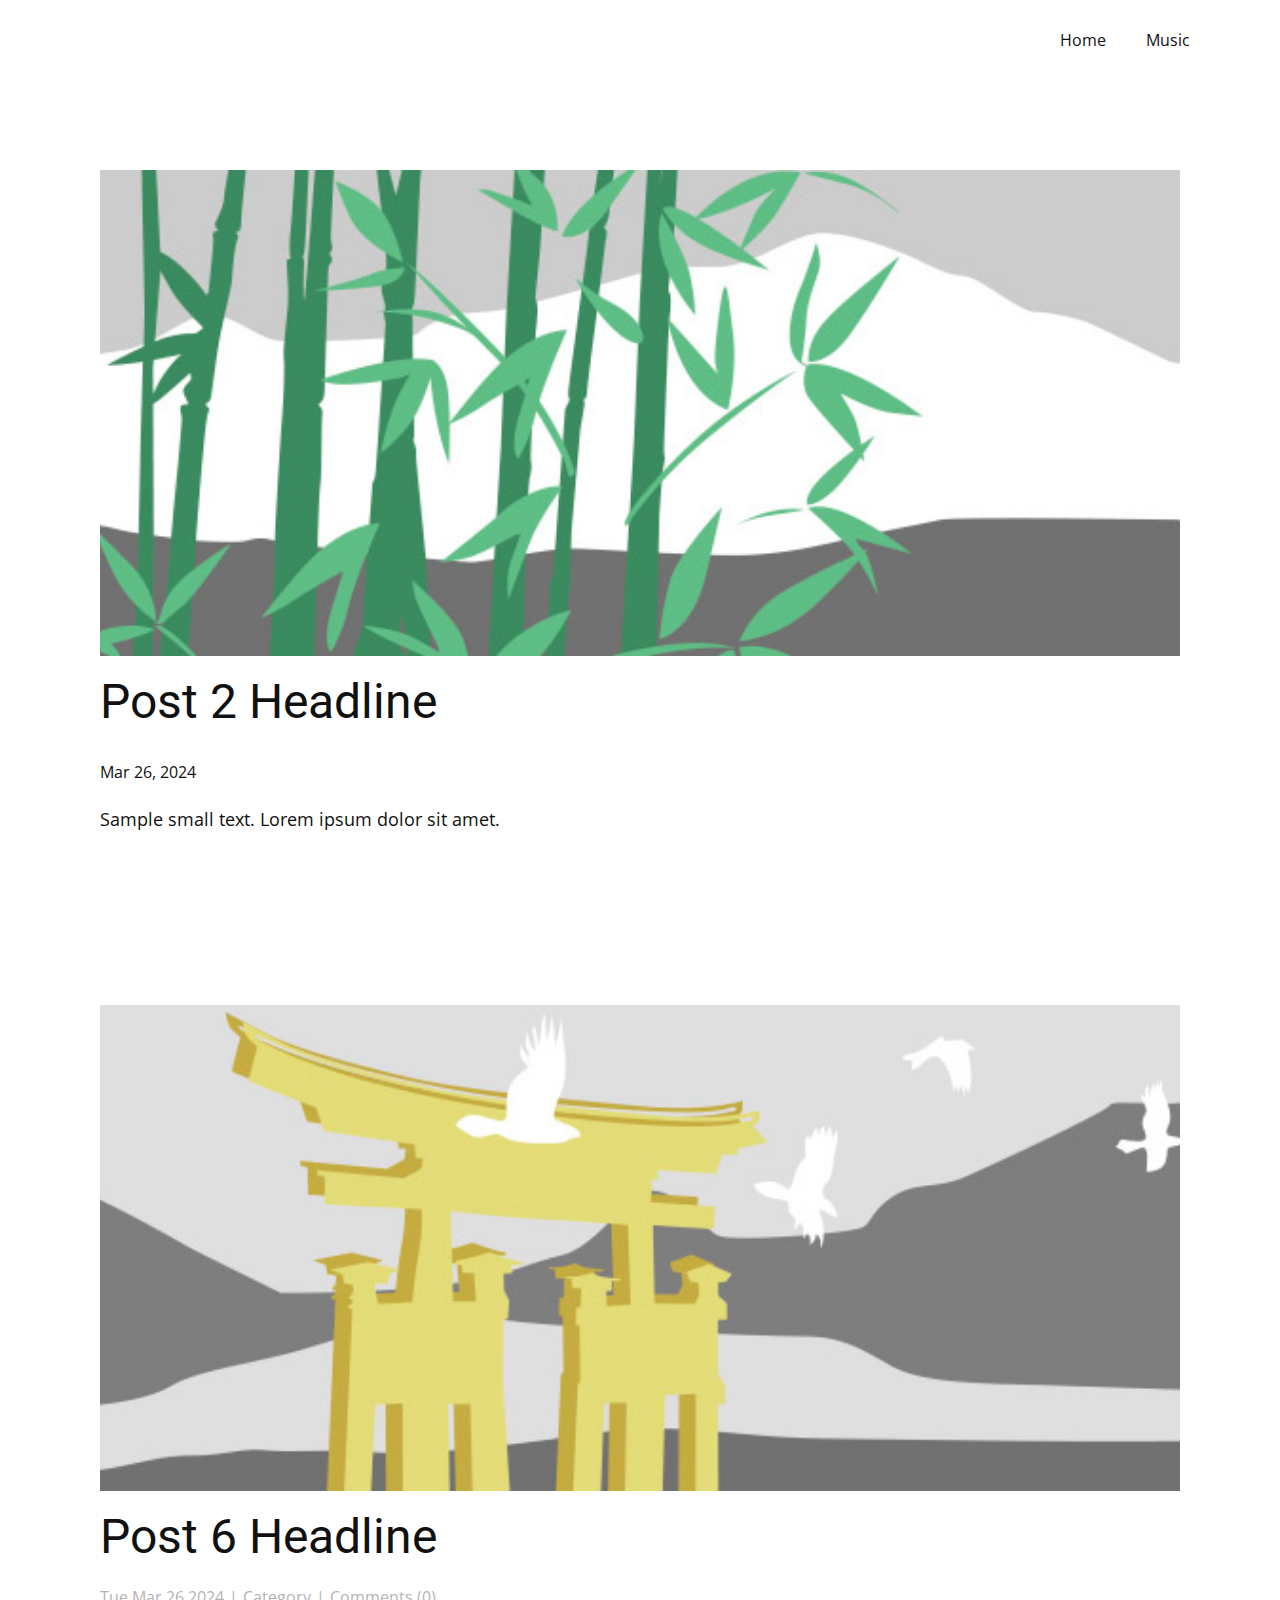
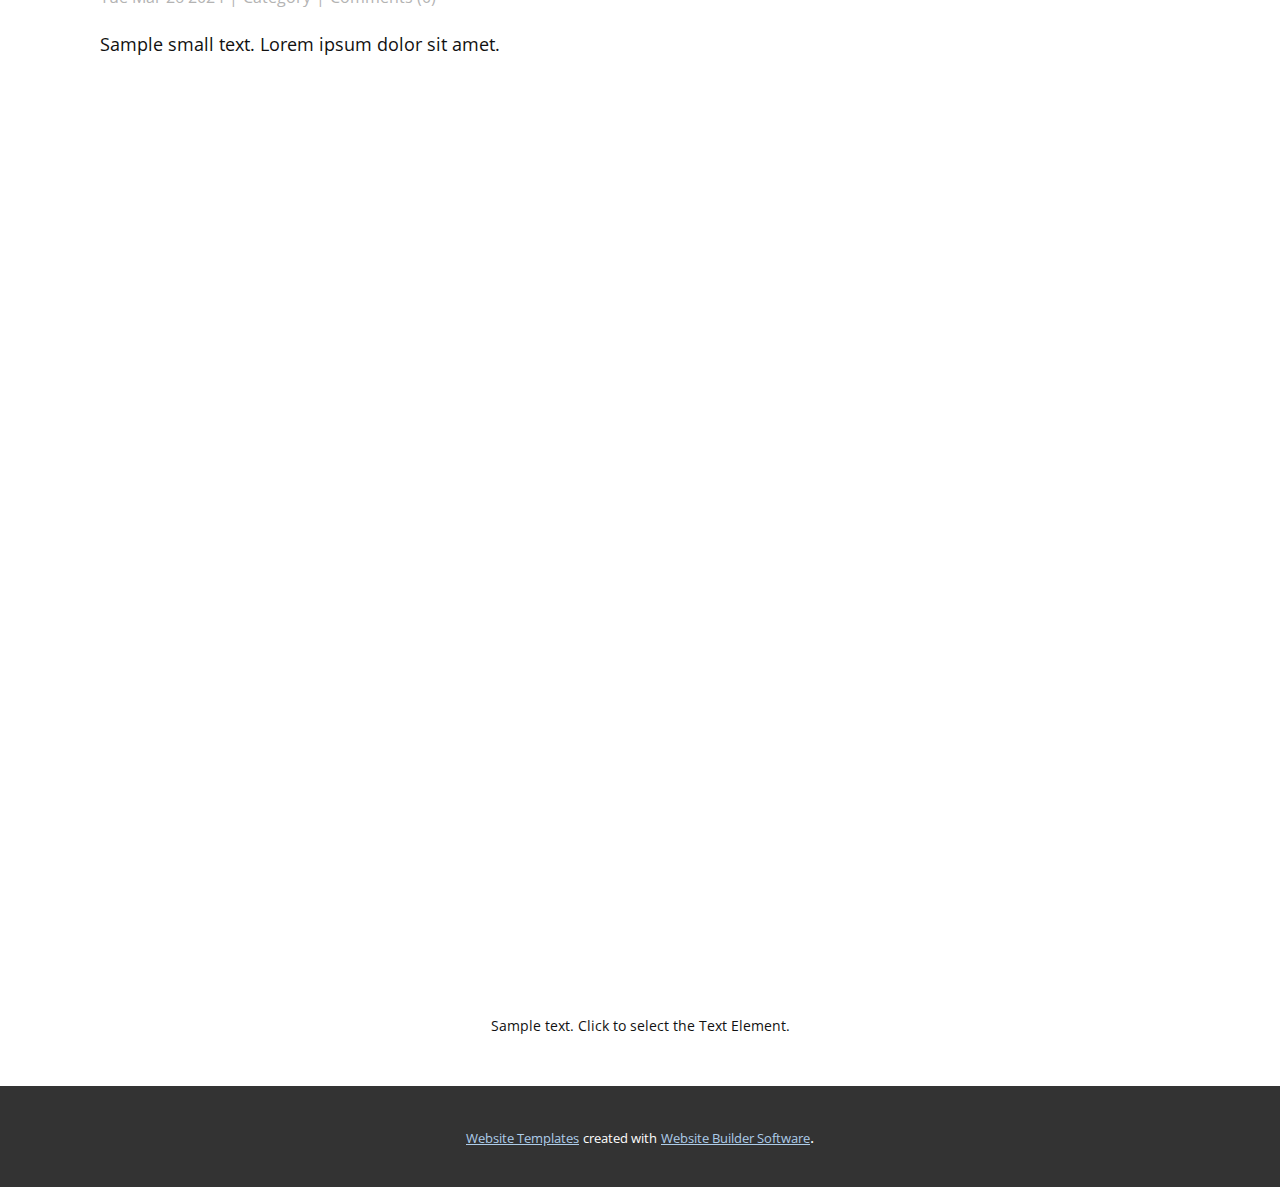
<file: blog/post-1.html>
<!DOCTYPE html>
<html style="font-size: 16px;" lang="en"><head>
    <meta name="viewport" content="width=device-width, initial-scale=1.0">
    <meta charset="utf-8">
    <meta name="keywords" content="Post 1 Headline">
    <meta name="description" content="">
    <title>Post 2 Headline</title>
    <link rel="stylesheet" href="../nicepage.css" media="screen">
<link rel="stylesheet" href="../Post-Template.css" media="screen">
    <script class="u-script" type="text/javascript" src="../jquery.js" defer=""></script>
    <script class="u-script" type="text/javascript" src="../nicepage.js" defer=""></script>
    <meta name="generator" content="Nicepage 6.6.3, nicepage.com">
    <link id="u-theme-google-font" rel="stylesheet" href="https://fonts.googleapis.com/css?family=Roboto:100,100i,300,300i,400,400i,500,500i,700,700i,900,900i|Open+Sans:300,300i,400,400i,500,500i,600,600i,700,700i,800,800i">
    
    
    
    
    
    <script type="application/ld+json">{
		"@context": "http://schema.org",
		"@type": "Organization",
		"name": ""
}</script>
    <meta name="theme-color" content="#478ac9">
  <meta data-intl-tel-input-cdn-path="intlTelInput/"></head>
  <body data-path-to-root="./" data-include-products="false" class="u-body u-xl-mode" data-lang="en"><header class="u-clearfix u-header u-header" id="sec-091c"><div class="u-clearfix u-sheet u-sheet-1">
        <nav class="u-menu u-menu-one-level u-offcanvas u-menu-1">
          <div class="menu-collapse" style="font-size: 1rem; letter-spacing: 0px;">
            <a class="u-button-style u-custom-left-right-menu-spacing u-custom-padding-bottom u-custom-text-hover-color u-custom-top-bottom-menu-spacing u-nav-link u-text-active-palette-1-base u-text-hover-palette-2-base" href="#">
              <svg class="u-svg-link" viewBox="0 0 24 24"><use xmlns:xlink="http://www.w3.org/1999/xlink" xlink:href="#menu-hamburger"></use></svg>
              <svg class="u-svg-content" version="1.1" id="menu-hamburger" viewBox="0 0 16 16" x="0px" y="0px" xmlns:xlink="http://www.w3.org/1999/xlink" xmlns="http://www.w3.org/2000/svg"><g><rect y="1" width="16" height="2"></rect><rect y="7" width="16" height="2"></rect><rect y="13" width="16" height="2"></rect>
</g></svg>
            </a>
          </div>
          <div class="u-custom-menu u-nav-container">
            <ul class="u-nav u-unstyled u-nav-1"><li class="u-nav-item"><a class="u-button-style u-nav-link u-text-active-palette-1-base u-text-hover-palette-1-light-2" href="../Home.html" style="padding: 10px 20px;">Home</a>
</li><li class="u-nav-item"><a class="u-button-style u-nav-link u-text-active-palette-1-base u-text-hover-palette-1-light-2" href="../Music.html" style="padding: 10px 20px;">Music</a>
</li></ul>
          </div>
          <div class="u-custom-menu u-nav-container-collapse">
            <div class="u-black u-container-style u-inner-container-layout u-opacity u-opacity-95 u-sidenav">
              <div class="u-inner-container-layout u-sidenav-overflow">
                <div class="u-menu-close"></div>
                <ul class="u-align-center u-nav u-popupmenu-items u-unstyled u-nav-2"><li class="u-nav-item"><a class="u-button-style u-nav-link" href="../Home.html">Home</a>
</li><li class="u-nav-item"><a class="u-button-style u-nav-link" href="../Music.html">Music</a>
</li></ul>
              </div>
            </div>
            <div class="u-black u-menu-overlay u-opacity u-opacity-70"></div>
          </div>
        </nav>
      </div></header>
    <section class="u-align-center u-clearfix u-section-1" id="sec-cfe7">
      <div class="u-clearfix u-sheet u-valign-middle-md u-valign-middle-sm u-valign-middle-xs u-sheet-1"><!--post_details--><!--post_details_options_json--><!--{"source":""}--><!--/post_details_options_json--><!--blog_post-->
        <div class="u-container-style u-expanded-width u-post-details u-post-details-1">
          <div class="u-container-layout u-valign-middle u-container-layout-1"><!--blog_post_image-->
            <img alt="" class="u-blog-control u-expanded-width u-image u-image-default u-image-1" src="../images/68f64b9d.jpeg"><!--/blog_post_image--><!--blog_post_header-->
            <h2 class="u-blog-control u-text u-text-1">Post 2 Headline</h2><!--/blog_post_header--><!--blog_post_metadata-->
            <div class="u-blog-control u-metadata u-metadata-1"><!--blog_post_metadata_date-->
              <span class="u-meta-date u-meta-icon">Mar 26, 2024</span><!--/blog_post_metadata_date--><!--blog_post_metadata_category-->
              <!--/blog_post_metadata_category--><!--blog_post_metadata_comments-->
              <!--/blog_post_metadata_comments-->
            </div><!--/blog_post_metadata--><!--blog_post_content-->
            <div class="u-align-justify u-blog-control u-post-content u-text u-text-2 fr-view">
  Sample small text. Lorem ipsum dolor sit amet.
  </div><!--/blog_post_content-->
          </div>
        </div><!--/blog_post--><!--/post_details-->
      </div>
    </section>
    <section class="u-align-center u-clearfix u-section-2" id="sec-4cd7">
      <div class="u-clearfix u-sheet u-valign-middle-md u-valign-middle-sm u-valign-middle-xs u-sheet-1"><!--post_details--><!--post_details_options_json--><!--{"source":""}--><!--/post_details_options_json--><!--blog_post-->
        <div class="u-container-style u-expanded-width u-post-details u-post-details-1">
          <div class="u-container-layout u-valign-middle u-container-layout-1"><!--blog_post_image-->
            <img alt="" class="u-blog-control u-expanded-width u-image u-image-default u-image-1" src="../images/8ad73f3c.jpeg"><!--/blog_post_image--><!--blog_post_header-->
            <h2 class="u-blog-control u-text u-text-1">
              <a class="u-post-header-link" href="../blog/post-5.html"><!--blog_post_header_content-->Post 6 Headline<!--/blog_post_header_content--></a>
            </h2><!--/blog_post_header--><!--blog_post_metadata-->
            <div class="u-blog-control u-metadata u-text-grey-30 u-metadata-1"><!--blog_post_metadata_date-->
              <span class="u-meta-date u-meta-icon"><!--blog_post_metadata_date_content-->Tue Mar 26 2024<!--/blog_post_metadata_date_content--></span><!--/blog_post_metadata_date--><!--blog_post_metadata_category-->
              <span class="u-meta-category u-meta-icon"><!--blog_post_metadata_category_content-->Category<!--/blog_post_metadata_category_content--></span><!--/blog_post_metadata_category--><!--blog_post_metadata_comments-->
              <span class="u-meta-comments u-meta-icon"><!--blog_post_metadata_comments_content-->Comments (0)<!--/blog_post_metadata_comments_content--></span><!--/blog_post_metadata_comments-->
            </div><!--/blog_post_metadata--><!--blog_post_content-->
            <div class="u-align-justify u-blog-control u-post-content u-text u-text-2"><!--blog_post_content_content-->Sample small text. Lorem ipsum dolor sit amet.<!--/blog_post_content_content--></div><!--/blog_post_content-->
          </div>
        </div><!--/blog_post--><!--/post_details-->
      </div>
    </section>
    <section class="u-align-center u-clearfix u-section-3" id="sec-a999">
      <div class="u-clearfix u-sheet u-sheet-1"></div>
    </section>
    
    
    
    <footer class="u-align-center u-clearfix u-footer u-white u-footer" id="sec-8aa1"><div class="u-clearfix u-sheet u-sheet-1">
        <p class="u-small-text u-text u-text-variant u-text-1">Sample text. Click to select the Text Element.</p>
      </div></footer>
    <section class="u-backlink u-clearfix u-grey-80">
      <a class="u-link" href="https://nicepage.com/website-templates" target="_blank">
        <span>Website Templates</span>
      </a>
      <p class="u-text">
        <span>created with</span>
      </p>
      <a class="u-link" href="" target="_blank">
        <span>Website Builder Software</span>
      </a>. 
    </section>
  
</body></html>
</file>
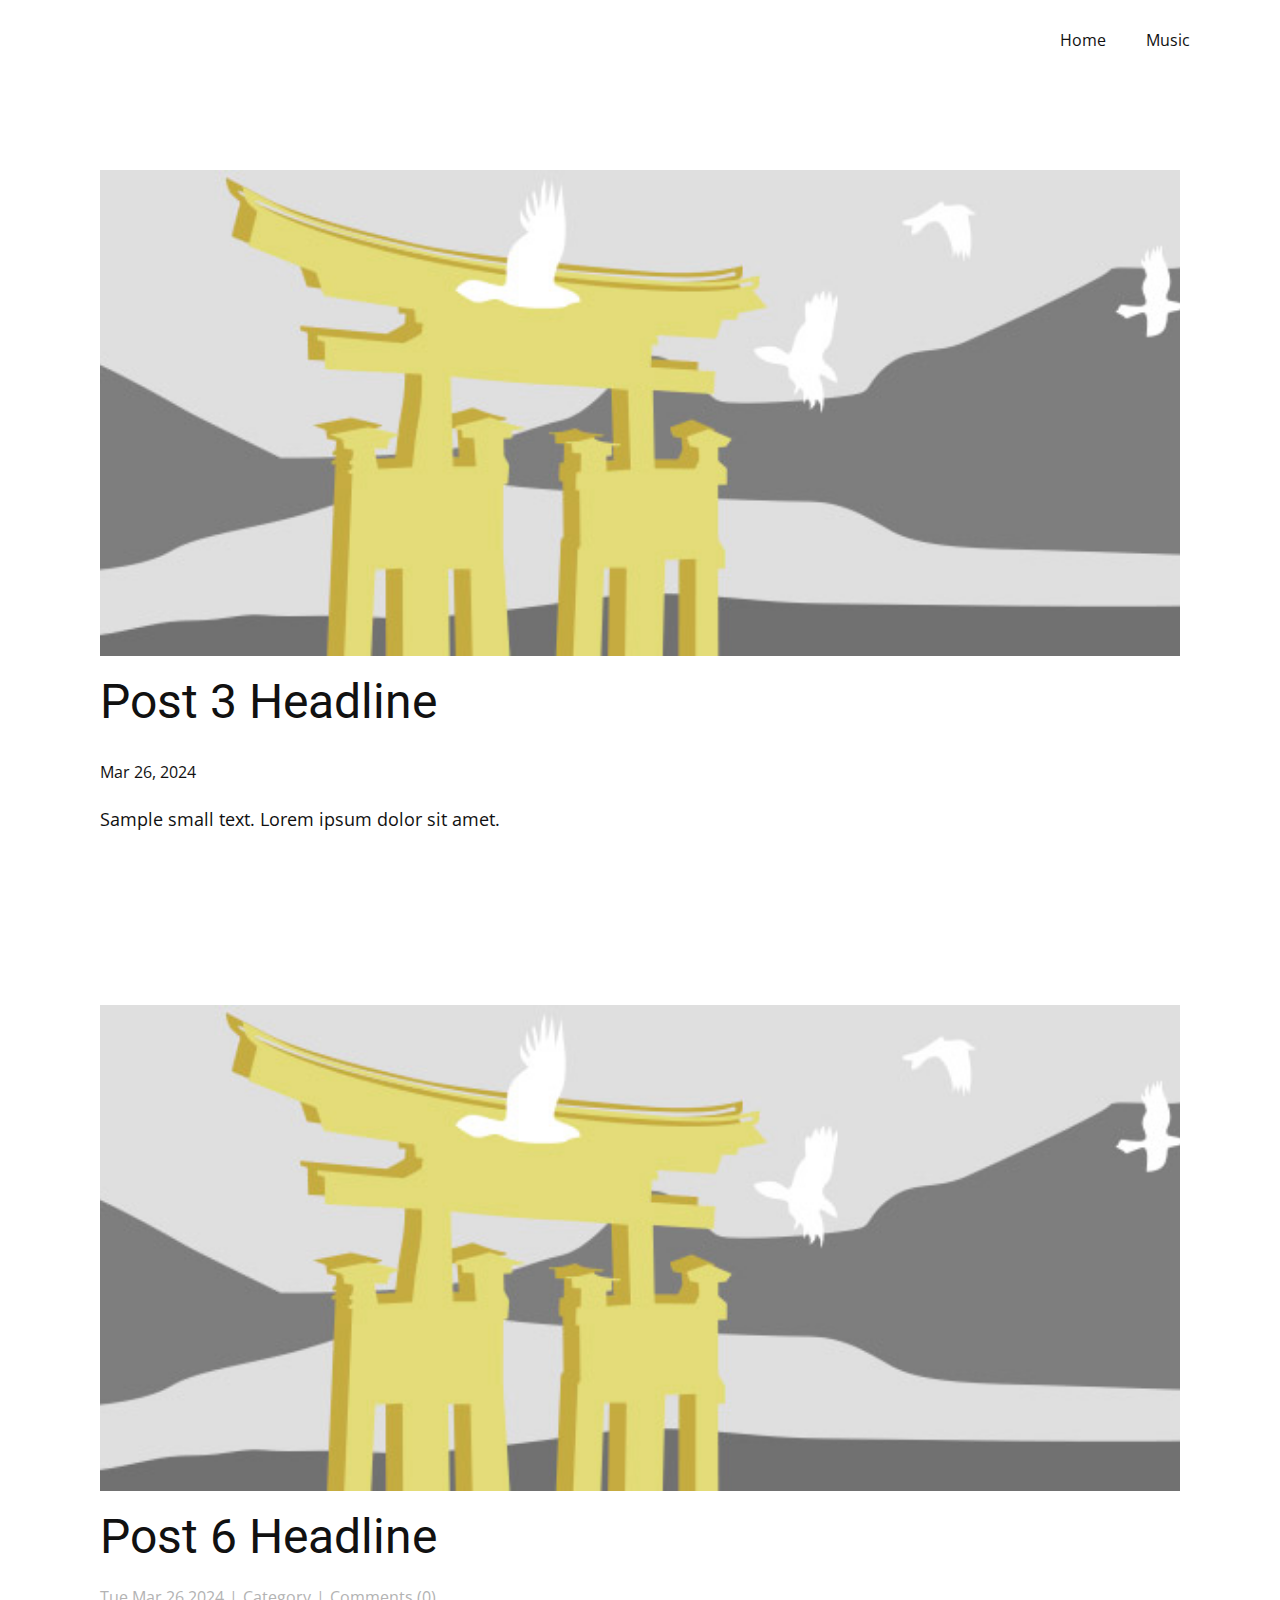
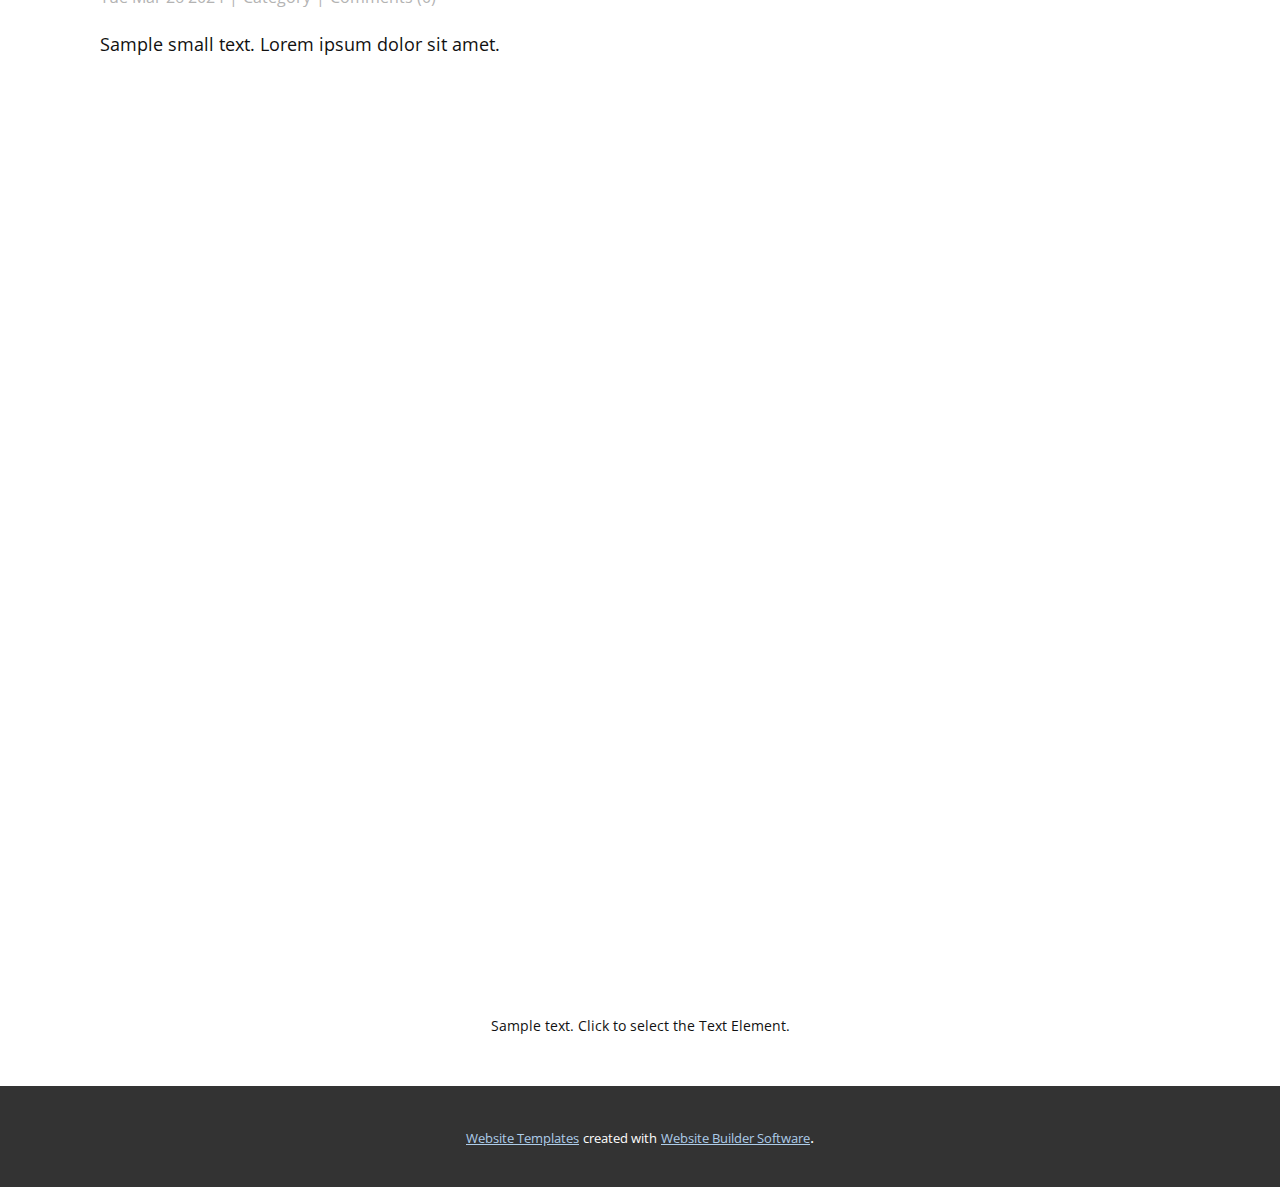
<file: blog/post-2.html>
<!DOCTYPE html>
<html style="font-size: 16px;" lang="en"><head>
    <meta name="viewport" content="width=device-width, initial-scale=1.0">
    <meta charset="utf-8">
    <meta name="keywords" content="Post 1 Headline">
    <meta name="description" content="">
    <title>Post 3 Headline</title>
    <link rel="stylesheet" href="../nicepage.css" media="screen">
<link rel="stylesheet" href="../Post-Template.css" media="screen">
    <script class="u-script" type="text/javascript" src="../jquery.js" defer=""></script>
    <script class="u-script" type="text/javascript" src="../nicepage.js" defer=""></script>
    <meta name="generator" content="Nicepage 6.6.3, nicepage.com">
    <link id="u-theme-google-font" rel="stylesheet" href="https://fonts.googleapis.com/css?family=Roboto:100,100i,300,300i,400,400i,500,500i,700,700i,900,900i|Open+Sans:300,300i,400,400i,500,500i,600,600i,700,700i,800,800i">
    
    
    
    
    
    <script type="application/ld+json">{
		"@context": "http://schema.org",
		"@type": "Organization",
		"name": ""
}</script>
    <meta name="theme-color" content="#478ac9">
  <meta data-intl-tel-input-cdn-path="intlTelInput/"></head>
  <body data-path-to-root="./" data-include-products="false" class="u-body u-xl-mode" data-lang="en"><header class="u-clearfix u-header u-header" id="sec-091c"><div class="u-clearfix u-sheet u-sheet-1">
        <nav class="u-menu u-menu-one-level u-offcanvas u-menu-1">
          <div class="menu-collapse" style="font-size: 1rem; letter-spacing: 0px;">
            <a class="u-button-style u-custom-left-right-menu-spacing u-custom-padding-bottom u-custom-text-hover-color u-custom-top-bottom-menu-spacing u-nav-link u-text-active-palette-1-base u-text-hover-palette-2-base" href="#">
              <svg class="u-svg-link" viewBox="0 0 24 24"><use xmlns:xlink="http://www.w3.org/1999/xlink" xlink:href="#menu-hamburger"></use></svg>
              <svg class="u-svg-content" version="1.1" id="menu-hamburger" viewBox="0 0 16 16" x="0px" y="0px" xmlns:xlink="http://www.w3.org/1999/xlink" xmlns="http://www.w3.org/2000/svg"><g><rect y="1" width="16" height="2"></rect><rect y="7" width="16" height="2"></rect><rect y="13" width="16" height="2"></rect>
</g></svg>
            </a>
          </div>
          <div class="u-custom-menu u-nav-container">
            <ul class="u-nav u-unstyled u-nav-1"><li class="u-nav-item"><a class="u-button-style u-nav-link u-text-active-palette-1-base u-text-hover-palette-1-light-2" href="../Home.html" style="padding: 10px 20px;">Home</a>
</li><li class="u-nav-item"><a class="u-button-style u-nav-link u-text-active-palette-1-base u-text-hover-palette-1-light-2" href="../Music.html" style="padding: 10px 20px;">Music</a>
</li></ul>
          </div>
          <div class="u-custom-menu u-nav-container-collapse">
            <div class="u-black u-container-style u-inner-container-layout u-opacity u-opacity-95 u-sidenav">
              <div class="u-inner-container-layout u-sidenav-overflow">
                <div class="u-menu-close"></div>
                <ul class="u-align-center u-nav u-popupmenu-items u-unstyled u-nav-2"><li class="u-nav-item"><a class="u-button-style u-nav-link" href="../Home.html">Home</a>
</li><li class="u-nav-item"><a class="u-button-style u-nav-link" href="../Music.html">Music</a>
</li></ul>
              </div>
            </div>
            <div class="u-black u-menu-overlay u-opacity u-opacity-70"></div>
          </div>
        </nav>
      </div></header>
    <section class="u-align-center u-clearfix u-section-1" id="sec-cfe7">
      <div class="u-clearfix u-sheet u-valign-middle-md u-valign-middle-sm u-valign-middle-xs u-sheet-1"><!--post_details--><!--post_details_options_json--><!--{"source":""}--><!--/post_details_options_json--><!--blog_post-->
        <div class="u-container-style u-expanded-width u-post-details u-post-details-1">
          <div class="u-container-layout u-valign-middle u-container-layout-1"><!--blog_post_image-->
            <img alt="" class="u-blog-control u-expanded-width u-image u-image-default u-image-1" src="../images/8ad73f3c.jpeg"><!--/blog_post_image--><!--blog_post_header-->
            <h2 class="u-blog-control u-text u-text-1">Post 3 Headline</h2><!--/blog_post_header--><!--blog_post_metadata-->
            <div class="u-blog-control u-metadata u-metadata-1"><!--blog_post_metadata_date-->
              <span class="u-meta-date u-meta-icon">Mar 26, 2024</span><!--/blog_post_metadata_date--><!--blog_post_metadata_category-->
              <!--/blog_post_metadata_category--><!--blog_post_metadata_comments-->
              <!--/blog_post_metadata_comments-->
            </div><!--/blog_post_metadata--><!--blog_post_content-->
            <div class="u-align-justify u-blog-control u-post-content u-text u-text-2 fr-view">
  Sample small text. Lorem ipsum dolor sit amet.
  </div><!--/blog_post_content-->
          </div>
        </div><!--/blog_post--><!--/post_details-->
      </div>
    </section>
    <section class="u-align-center u-clearfix u-section-2" id="sec-4cd7">
      <div class="u-clearfix u-sheet u-valign-middle-md u-valign-middle-sm u-valign-middle-xs u-sheet-1"><!--post_details--><!--post_details_options_json--><!--{"source":""}--><!--/post_details_options_json--><!--blog_post-->
        <div class="u-container-style u-expanded-width u-post-details u-post-details-1">
          <div class="u-container-layout u-valign-middle u-container-layout-1"><!--blog_post_image-->
            <img alt="" class="u-blog-control u-expanded-width u-image u-image-default u-image-1" src="../images/8ad73f3c.jpeg"><!--/blog_post_image--><!--blog_post_header-->
            <h2 class="u-blog-control u-text u-text-1">
              <a class="u-post-header-link" href="../blog/post-5.html"><!--blog_post_header_content-->Post 6 Headline<!--/blog_post_header_content--></a>
            </h2><!--/blog_post_header--><!--blog_post_metadata-->
            <div class="u-blog-control u-metadata u-text-grey-30 u-metadata-1"><!--blog_post_metadata_date-->
              <span class="u-meta-date u-meta-icon"><!--blog_post_metadata_date_content-->Tue Mar 26 2024<!--/blog_post_metadata_date_content--></span><!--/blog_post_metadata_date--><!--blog_post_metadata_category-->
              <span class="u-meta-category u-meta-icon"><!--blog_post_metadata_category_content-->Category<!--/blog_post_metadata_category_content--></span><!--/blog_post_metadata_category--><!--blog_post_metadata_comments-->
              <span class="u-meta-comments u-meta-icon"><!--blog_post_metadata_comments_content-->Comments (0)<!--/blog_post_metadata_comments_content--></span><!--/blog_post_metadata_comments-->
            </div><!--/blog_post_metadata--><!--blog_post_content-->
            <div class="u-align-justify u-blog-control u-post-content u-text u-text-2"><!--blog_post_content_content-->Sample small text. Lorem ipsum dolor sit amet.<!--/blog_post_content_content--></div><!--/blog_post_content-->
          </div>
        </div><!--/blog_post--><!--/post_details-->
      </div>
    </section>
    <section class="u-align-center u-clearfix u-section-3" id="sec-a999">
      <div class="u-clearfix u-sheet u-sheet-1"></div>
    </section>
    
    
    
    <footer class="u-align-center u-clearfix u-footer u-white u-footer" id="sec-8aa1"><div class="u-clearfix u-sheet u-sheet-1">
        <p class="u-small-text u-text u-text-variant u-text-1">Sample text. Click to select the Text Element.</p>
      </div></footer>
    <section class="u-backlink u-clearfix u-grey-80">
      <a class="u-link" href="https://nicepage.com/website-templates" target="_blank">
        <span>Website Templates</span>
      </a>
      <p class="u-text">
        <span>created with</span>
      </p>
      <a class="u-link" href="" target="_blank">
        <span>Website Builder Software</span>
      </a>. 
    </section>
  
</body></html>
</file>
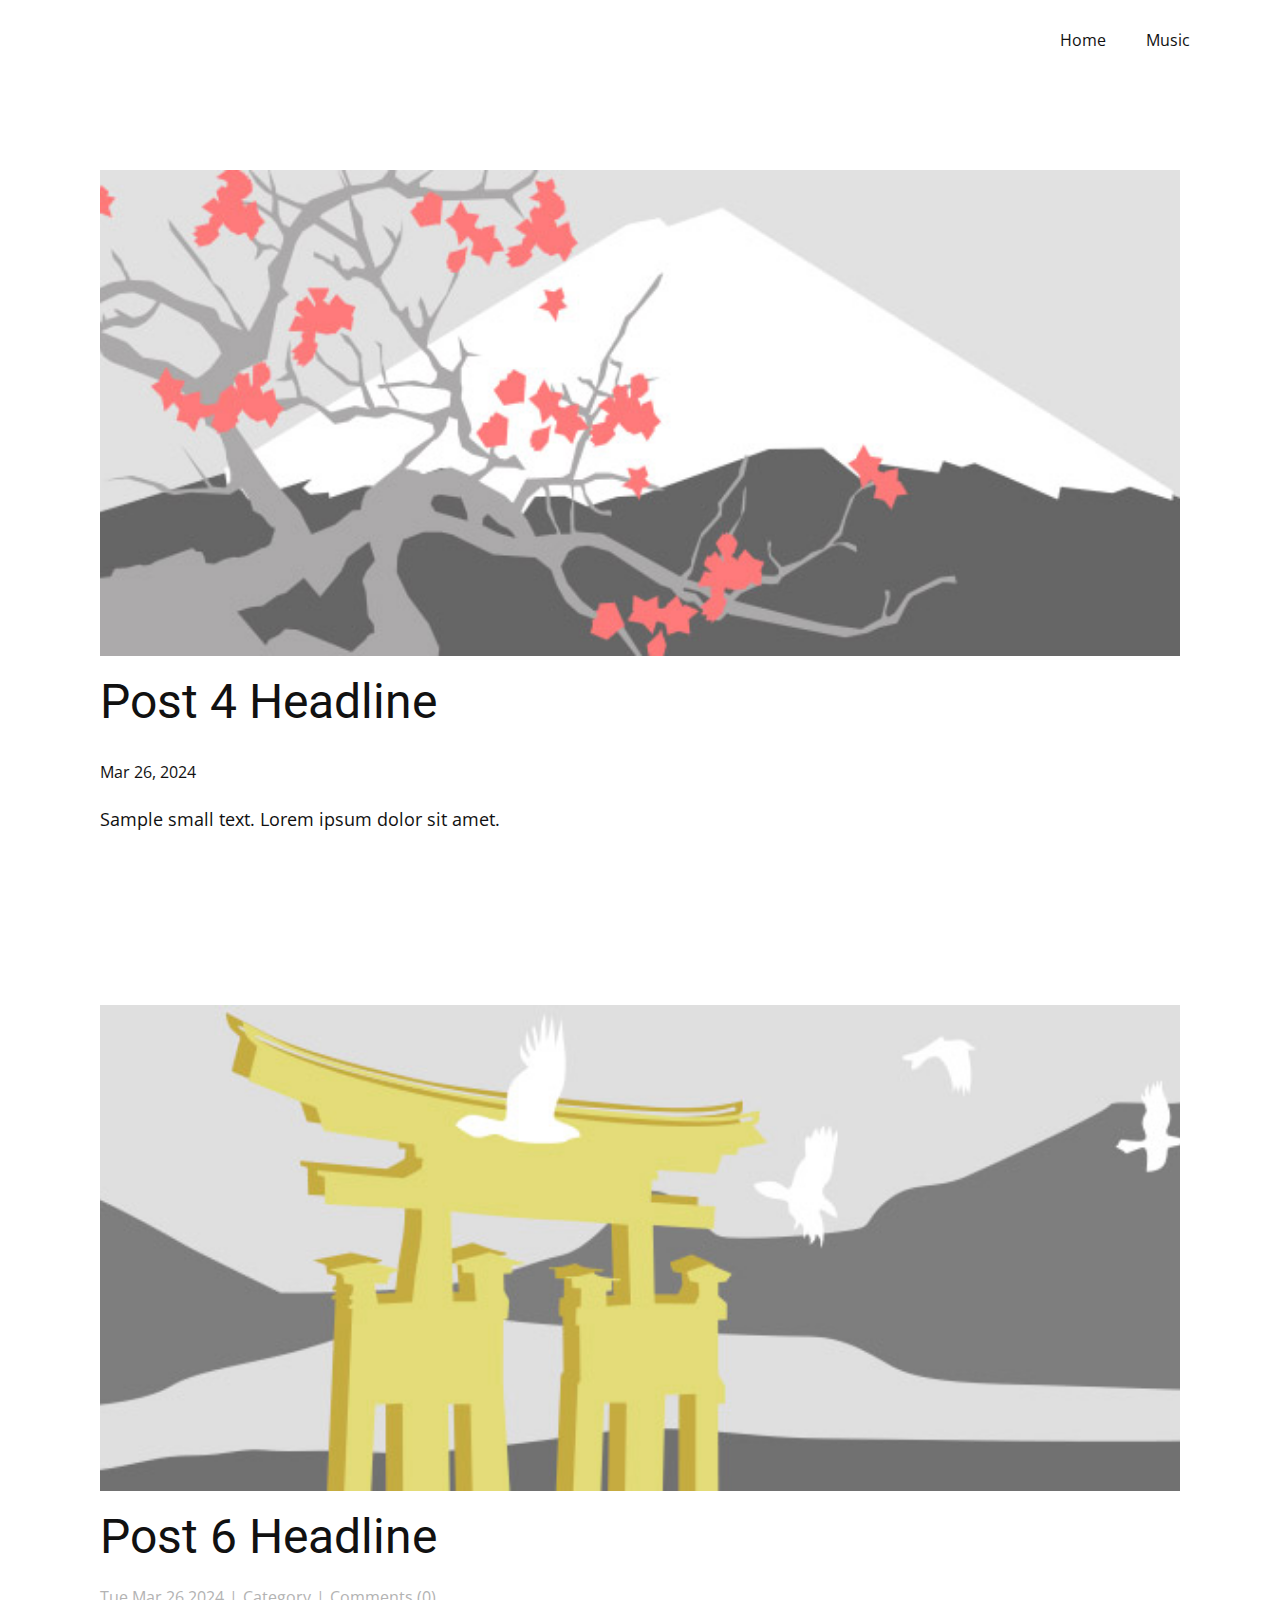
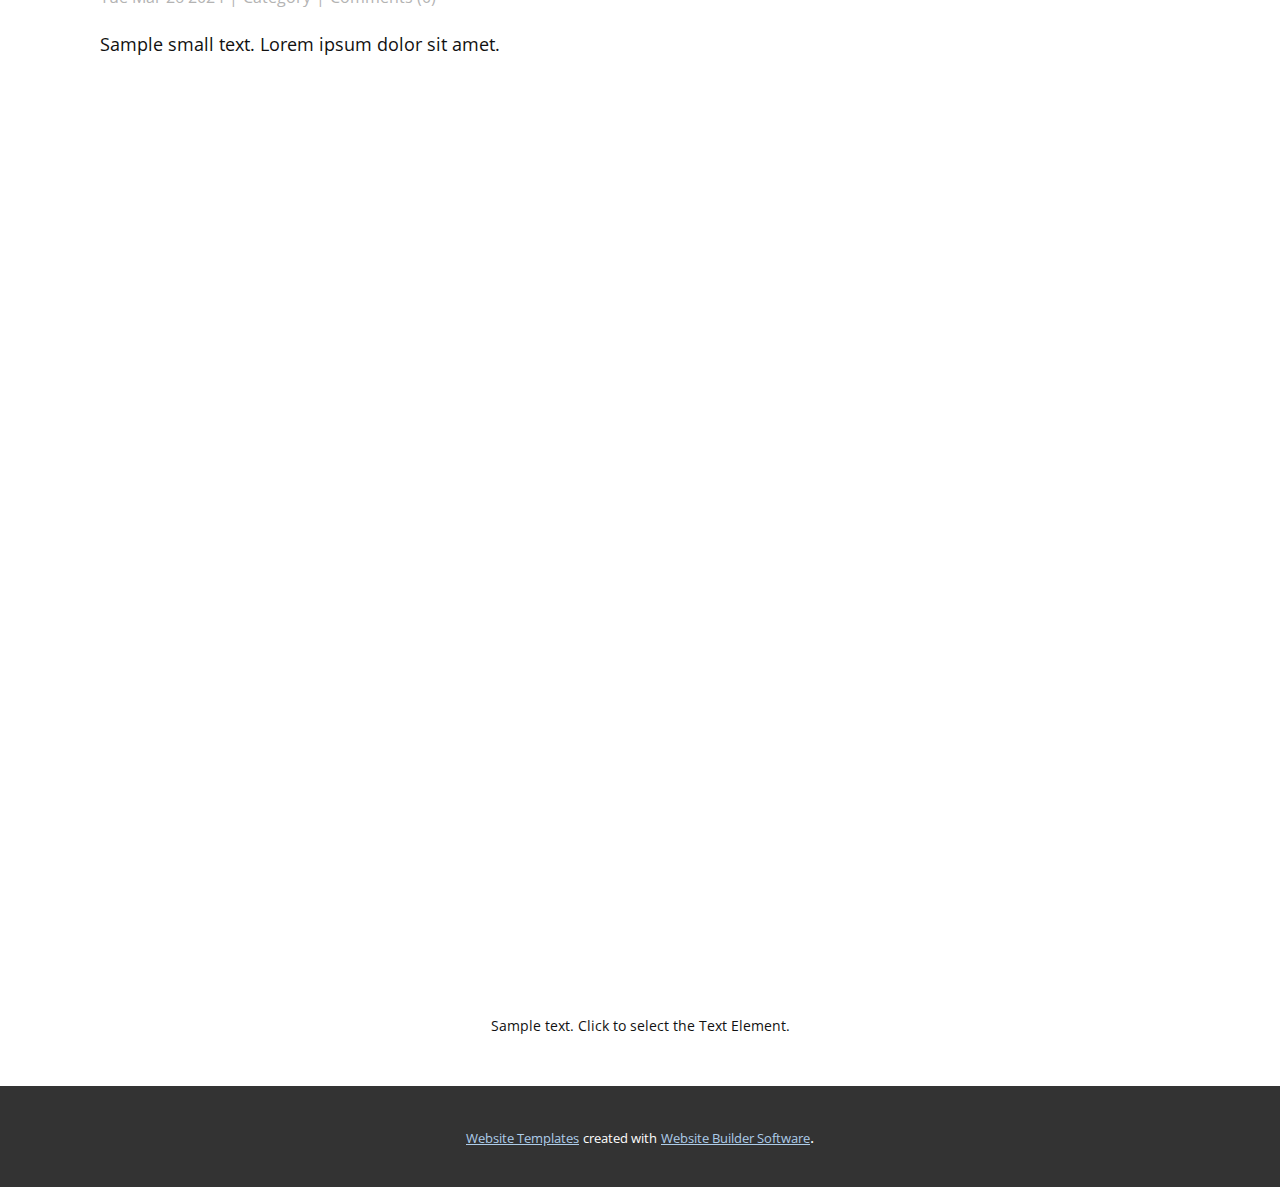
<file: blog/post-3.html>
<!DOCTYPE html>
<html style="font-size: 16px;" lang="en"><head>
    <meta name="viewport" content="width=device-width, initial-scale=1.0">
    <meta charset="utf-8">
    <meta name="keywords" content="Post 1 Headline">
    <meta name="description" content="">
    <title>Post 4 Headline</title>
    <link rel="stylesheet" href="../nicepage.css" media="screen">
<link rel="stylesheet" href="../Post-Template.css" media="screen">
    <script class="u-script" type="text/javascript" src="../jquery.js" defer=""></script>
    <script class="u-script" type="text/javascript" src="../nicepage.js" defer=""></script>
    <meta name="generator" content="Nicepage 6.6.3, nicepage.com">
    <link id="u-theme-google-font" rel="stylesheet" href="https://fonts.googleapis.com/css?family=Roboto:100,100i,300,300i,400,400i,500,500i,700,700i,900,900i|Open+Sans:300,300i,400,400i,500,500i,600,600i,700,700i,800,800i">
    
    
    
    
    
    <script type="application/ld+json">{
		"@context": "http://schema.org",
		"@type": "Organization",
		"name": ""
}</script>
    <meta name="theme-color" content="#478ac9">
  <meta data-intl-tel-input-cdn-path="intlTelInput/"></head>
  <body data-path-to-root="./" data-include-products="false" class="u-body u-xl-mode" data-lang="en"><header class="u-clearfix u-header u-header" id="sec-091c"><div class="u-clearfix u-sheet u-sheet-1">
        <nav class="u-menu u-menu-one-level u-offcanvas u-menu-1">
          <div class="menu-collapse" style="font-size: 1rem; letter-spacing: 0px;">
            <a class="u-button-style u-custom-left-right-menu-spacing u-custom-padding-bottom u-custom-text-hover-color u-custom-top-bottom-menu-spacing u-nav-link u-text-active-palette-1-base u-text-hover-palette-2-base" href="#">
              <svg class="u-svg-link" viewBox="0 0 24 24"><use xmlns:xlink="http://www.w3.org/1999/xlink" xlink:href="#menu-hamburger"></use></svg>
              <svg class="u-svg-content" version="1.1" id="menu-hamburger" viewBox="0 0 16 16" x="0px" y="0px" xmlns:xlink="http://www.w3.org/1999/xlink" xmlns="http://www.w3.org/2000/svg"><g><rect y="1" width="16" height="2"></rect><rect y="7" width="16" height="2"></rect><rect y="13" width="16" height="2"></rect>
</g></svg>
            </a>
          </div>
          <div class="u-custom-menu u-nav-container">
            <ul class="u-nav u-unstyled u-nav-1"><li class="u-nav-item"><a class="u-button-style u-nav-link u-text-active-palette-1-base u-text-hover-palette-1-light-2" href="../Home.html" style="padding: 10px 20px;">Home</a>
</li><li class="u-nav-item"><a class="u-button-style u-nav-link u-text-active-palette-1-base u-text-hover-palette-1-light-2" href="../Music.html" style="padding: 10px 20px;">Music</a>
</li></ul>
          </div>
          <div class="u-custom-menu u-nav-container-collapse">
            <div class="u-black u-container-style u-inner-container-layout u-opacity u-opacity-95 u-sidenav">
              <div class="u-inner-container-layout u-sidenav-overflow">
                <div class="u-menu-close"></div>
                <ul class="u-align-center u-nav u-popupmenu-items u-unstyled u-nav-2"><li class="u-nav-item"><a class="u-button-style u-nav-link" href="../Home.html">Home</a>
</li><li class="u-nav-item"><a class="u-button-style u-nav-link" href="../Music.html">Music</a>
</li></ul>
              </div>
            </div>
            <div class="u-black u-menu-overlay u-opacity u-opacity-70"></div>
          </div>
        </nav>
      </div></header>
    <section class="u-align-center u-clearfix u-section-1" id="sec-cfe7">
      <div class="u-clearfix u-sheet u-valign-middle-md u-valign-middle-sm u-valign-middle-xs u-sheet-1"><!--post_details--><!--post_details_options_json--><!--{"source":""}--><!--/post_details_options_json--><!--blog_post-->
        <div class="u-container-style u-expanded-width u-post-details u-post-details-1">
          <div class="u-container-layout u-valign-middle u-container-layout-1"><!--blog_post_image-->
            <img alt="" class="u-blog-control u-expanded-width u-image u-image-default u-image-1" src="../images/0fd3416c.jpeg"><!--/blog_post_image--><!--blog_post_header-->
            <h2 class="u-blog-control u-text u-text-1">Post 4 Headline</h2><!--/blog_post_header--><!--blog_post_metadata-->
            <div class="u-blog-control u-metadata u-metadata-1"><!--blog_post_metadata_date-->
              <span class="u-meta-date u-meta-icon">Mar 26, 2024</span><!--/blog_post_metadata_date--><!--blog_post_metadata_category-->
              <!--/blog_post_metadata_category--><!--blog_post_metadata_comments-->
              <!--/blog_post_metadata_comments-->
            </div><!--/blog_post_metadata--><!--blog_post_content-->
            <div class="u-align-justify u-blog-control u-post-content u-text u-text-2 fr-view">
  Sample small text. Lorem ipsum dolor sit amet.
  </div><!--/blog_post_content-->
          </div>
        </div><!--/blog_post--><!--/post_details-->
      </div>
    </section>
    <section class="u-align-center u-clearfix u-section-2" id="sec-4cd7">
      <div class="u-clearfix u-sheet u-valign-middle-md u-valign-middle-sm u-valign-middle-xs u-sheet-1"><!--post_details--><!--post_details_options_json--><!--{"source":""}--><!--/post_details_options_json--><!--blog_post-->
        <div class="u-container-style u-expanded-width u-post-details u-post-details-1">
          <div class="u-container-layout u-valign-middle u-container-layout-1"><!--blog_post_image-->
            <img alt="" class="u-blog-control u-expanded-width u-image u-image-default u-image-1" src="../images/8ad73f3c.jpeg"><!--/blog_post_image--><!--blog_post_header-->
            <h2 class="u-blog-control u-text u-text-1">
              <a class="u-post-header-link" href="../blog/post-5.html"><!--blog_post_header_content-->Post 6 Headline<!--/blog_post_header_content--></a>
            </h2><!--/blog_post_header--><!--blog_post_metadata-->
            <div class="u-blog-control u-metadata u-text-grey-30 u-metadata-1"><!--blog_post_metadata_date-->
              <span class="u-meta-date u-meta-icon"><!--blog_post_metadata_date_content-->Tue Mar 26 2024<!--/blog_post_metadata_date_content--></span><!--/blog_post_metadata_date--><!--blog_post_metadata_category-->
              <span class="u-meta-category u-meta-icon"><!--blog_post_metadata_category_content-->Category<!--/blog_post_metadata_category_content--></span><!--/blog_post_metadata_category--><!--blog_post_metadata_comments-->
              <span class="u-meta-comments u-meta-icon"><!--blog_post_metadata_comments_content-->Comments (0)<!--/blog_post_metadata_comments_content--></span><!--/blog_post_metadata_comments-->
            </div><!--/blog_post_metadata--><!--blog_post_content-->
            <div class="u-align-justify u-blog-control u-post-content u-text u-text-2"><!--blog_post_content_content-->Sample small text. Lorem ipsum dolor sit amet.<!--/blog_post_content_content--></div><!--/blog_post_content-->
          </div>
        </div><!--/blog_post--><!--/post_details-->
      </div>
    </section>
    <section class="u-align-center u-clearfix u-section-3" id="sec-a999">
      <div class="u-clearfix u-sheet u-sheet-1"></div>
    </section>
    
    
    
    <footer class="u-align-center u-clearfix u-footer u-white u-footer" id="sec-8aa1"><div class="u-clearfix u-sheet u-sheet-1">
        <p class="u-small-text u-text u-text-variant u-text-1">Sample text. Click to select the Text Element.</p>
      </div></footer>
    <section class="u-backlink u-clearfix u-grey-80">
      <a class="u-link" href="https://nicepage.com/website-templates" target="_blank">
        <span>Website Templates</span>
      </a>
      <p class="u-text">
        <span>created with</span>
      </p>
      <a class="u-link" href="" target="_blank">
        <span>Website Builder Software</span>
      </a>. 
    </section>
  
</body></html>
</file>
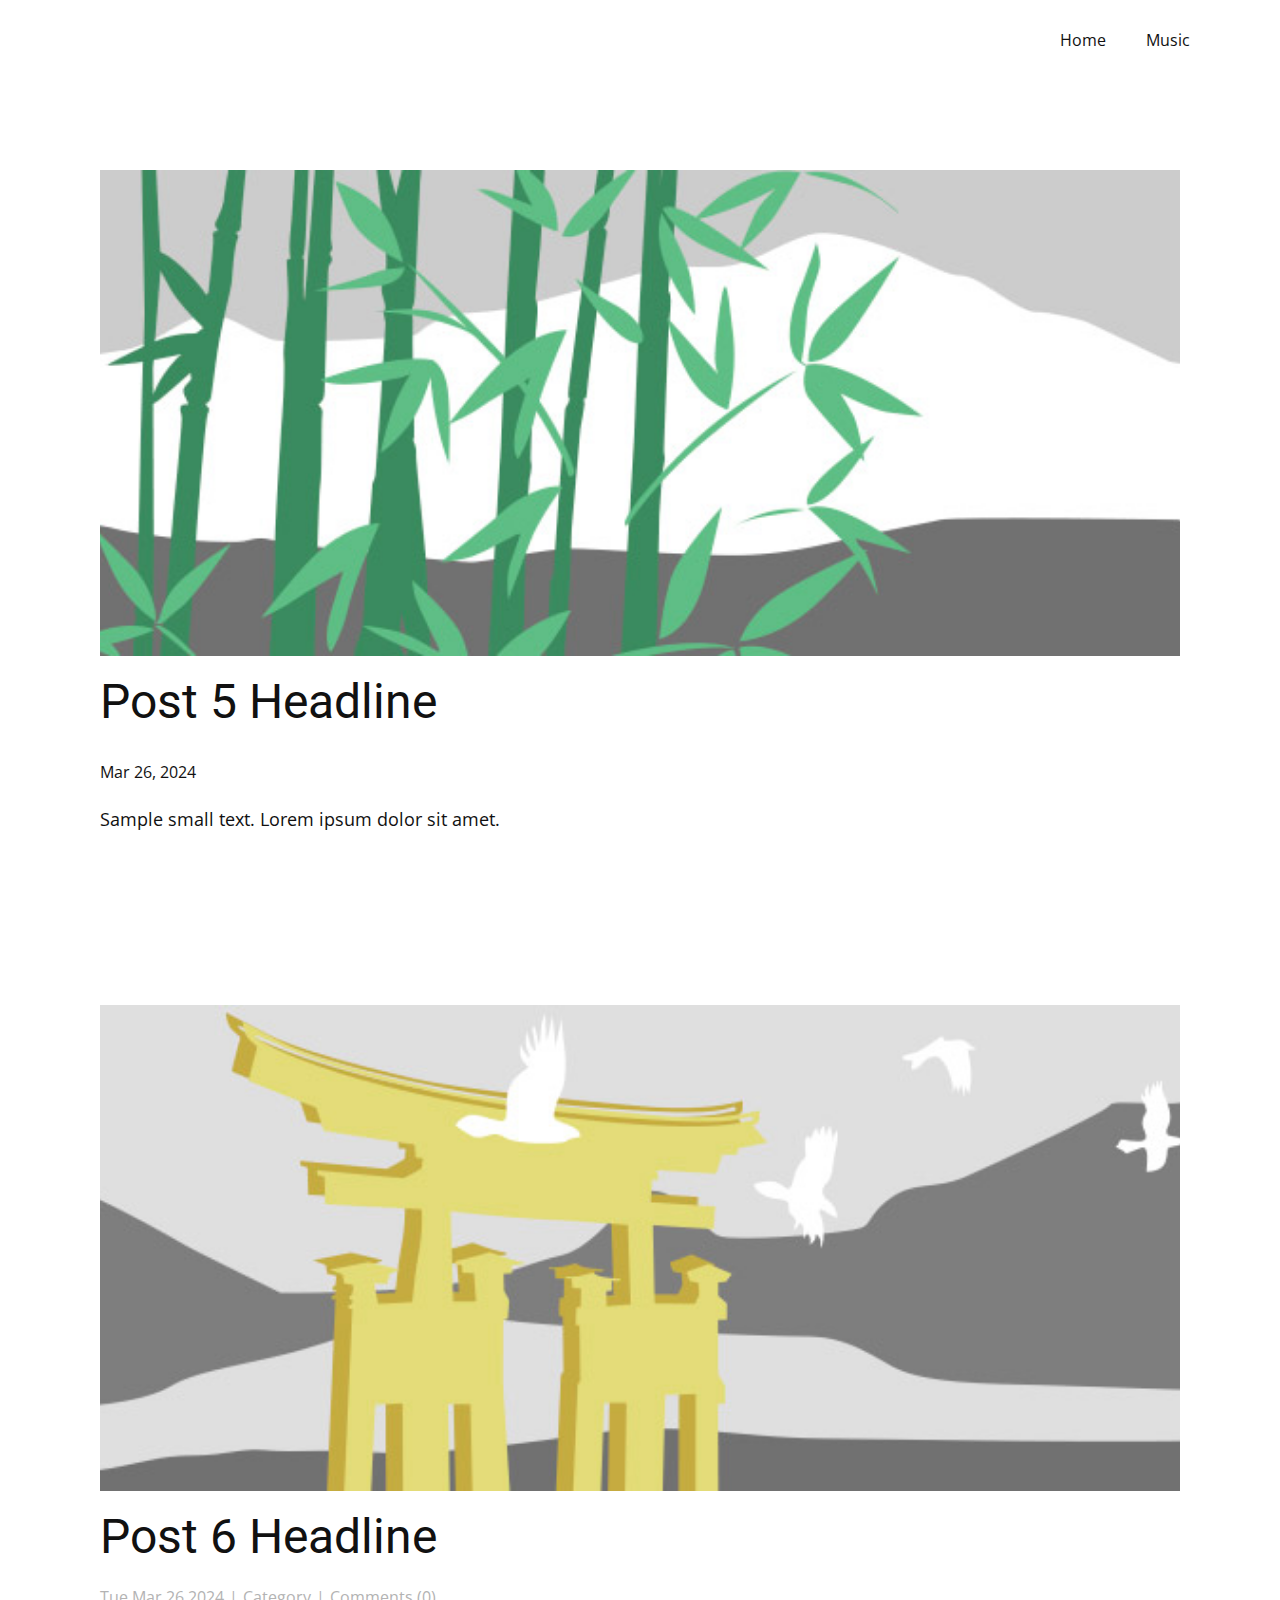
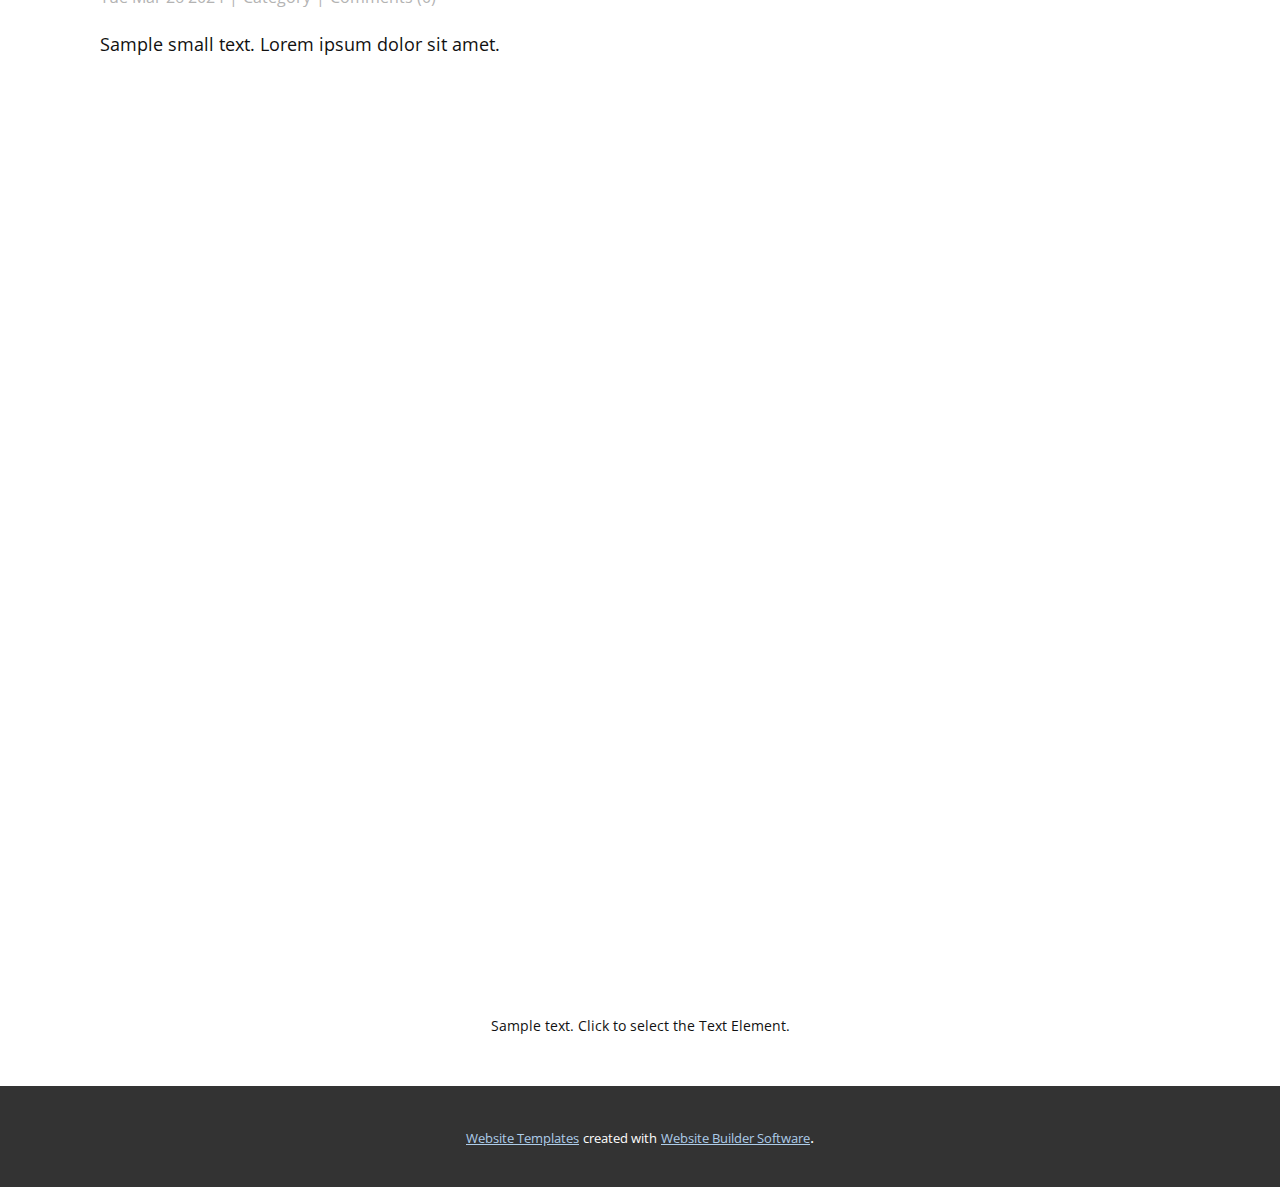
<file: blog/post-4.html>
<!DOCTYPE html>
<html style="font-size: 16px;" lang="en"><head>
    <meta name="viewport" content="width=device-width, initial-scale=1.0">
    <meta charset="utf-8">
    <meta name="keywords" content="Post 1 Headline">
    <meta name="description" content="">
    <title>Post 5 Headline</title>
    <link rel="stylesheet" href="../nicepage.css" media="screen">
<link rel="stylesheet" href="../Post-Template.css" media="screen">
    <script class="u-script" type="text/javascript" src="../jquery.js" defer=""></script>
    <script class="u-script" type="text/javascript" src="../nicepage.js" defer=""></script>
    <meta name="generator" content="Nicepage 6.6.3, nicepage.com">
    <link id="u-theme-google-font" rel="stylesheet" href="https://fonts.googleapis.com/css?family=Roboto:100,100i,300,300i,400,400i,500,500i,700,700i,900,900i|Open+Sans:300,300i,400,400i,500,500i,600,600i,700,700i,800,800i">
    
    
    
    
    
    <script type="application/ld+json">{
		"@context": "http://schema.org",
		"@type": "Organization",
		"name": ""
}</script>
    <meta name="theme-color" content="#478ac9">
  <meta data-intl-tel-input-cdn-path="intlTelInput/"></head>
  <body data-path-to-root="./" data-include-products="false" class="u-body u-xl-mode" data-lang="en"><header class="u-clearfix u-header u-header" id="sec-091c"><div class="u-clearfix u-sheet u-sheet-1">
        <nav class="u-menu u-menu-one-level u-offcanvas u-menu-1">
          <div class="menu-collapse" style="font-size: 1rem; letter-spacing: 0px;">
            <a class="u-button-style u-custom-left-right-menu-spacing u-custom-padding-bottom u-custom-text-hover-color u-custom-top-bottom-menu-spacing u-nav-link u-text-active-palette-1-base u-text-hover-palette-2-base" href="#">
              <svg class="u-svg-link" viewBox="0 0 24 24"><use xmlns:xlink="http://www.w3.org/1999/xlink" xlink:href="#menu-hamburger"></use></svg>
              <svg class="u-svg-content" version="1.1" id="menu-hamburger" viewBox="0 0 16 16" x="0px" y="0px" xmlns:xlink="http://www.w3.org/1999/xlink" xmlns="http://www.w3.org/2000/svg"><g><rect y="1" width="16" height="2"></rect><rect y="7" width="16" height="2"></rect><rect y="13" width="16" height="2"></rect>
</g></svg>
            </a>
          </div>
          <div class="u-custom-menu u-nav-container">
            <ul class="u-nav u-unstyled u-nav-1"><li class="u-nav-item"><a class="u-button-style u-nav-link u-text-active-palette-1-base u-text-hover-palette-1-light-2" href="../Home.html" style="padding: 10px 20px;">Home</a>
</li><li class="u-nav-item"><a class="u-button-style u-nav-link u-text-active-palette-1-base u-text-hover-palette-1-light-2" href="../Music.html" style="padding: 10px 20px;">Music</a>
</li></ul>
          </div>
          <div class="u-custom-menu u-nav-container-collapse">
            <div class="u-black u-container-style u-inner-container-layout u-opacity u-opacity-95 u-sidenav">
              <div class="u-inner-container-layout u-sidenav-overflow">
                <div class="u-menu-close"></div>
                <ul class="u-align-center u-nav u-popupmenu-items u-unstyled u-nav-2"><li class="u-nav-item"><a class="u-button-style u-nav-link" href="../Home.html">Home</a>
</li><li class="u-nav-item"><a class="u-button-style u-nav-link" href="../Music.html">Music</a>
</li></ul>
              </div>
            </div>
            <div class="u-black u-menu-overlay u-opacity u-opacity-70"></div>
          </div>
        </nav>
      </div></header>
    <section class="u-align-center u-clearfix u-section-1" id="sec-cfe7">
      <div class="u-clearfix u-sheet u-valign-middle-md u-valign-middle-sm u-valign-middle-xs u-sheet-1"><!--post_details--><!--post_details_options_json--><!--{"source":""}--><!--/post_details_options_json--><!--blog_post-->
        <div class="u-container-style u-expanded-width u-post-details u-post-details-1">
          <div class="u-container-layout u-valign-middle u-container-layout-1"><!--blog_post_image-->
            <img alt="" class="u-blog-control u-expanded-width u-image u-image-default u-image-1" src="../images/68f64b9d.jpeg"><!--/blog_post_image--><!--blog_post_header-->
            <h2 class="u-blog-control u-text u-text-1">Post 5 Headline</h2><!--/blog_post_header--><!--blog_post_metadata-->
            <div class="u-blog-control u-metadata u-metadata-1"><!--blog_post_metadata_date-->
              <span class="u-meta-date u-meta-icon">Mar 26, 2024</span><!--/blog_post_metadata_date--><!--blog_post_metadata_category-->
              <!--/blog_post_metadata_category--><!--blog_post_metadata_comments-->
              <!--/blog_post_metadata_comments-->
            </div><!--/blog_post_metadata--><!--blog_post_content-->
            <div class="u-align-justify u-blog-control u-post-content u-text u-text-2 fr-view">
  Sample small text. Lorem ipsum dolor sit amet.
  </div><!--/blog_post_content-->
          </div>
        </div><!--/blog_post--><!--/post_details-->
      </div>
    </section>
    <section class="u-align-center u-clearfix u-section-2" id="sec-4cd7">
      <div class="u-clearfix u-sheet u-valign-middle-md u-valign-middle-sm u-valign-middle-xs u-sheet-1"><!--post_details--><!--post_details_options_json--><!--{"source":""}--><!--/post_details_options_json--><!--blog_post-->
        <div class="u-container-style u-expanded-width u-post-details u-post-details-1">
          <div class="u-container-layout u-valign-middle u-container-layout-1"><!--blog_post_image-->
            <img alt="" class="u-blog-control u-expanded-width u-image u-image-default u-image-1" src="../images/8ad73f3c.jpeg"><!--/blog_post_image--><!--blog_post_header-->
            <h2 class="u-blog-control u-text u-text-1">
              <a class="u-post-header-link" href="../blog/post-5.html"><!--blog_post_header_content-->Post 6 Headline<!--/blog_post_header_content--></a>
            </h2><!--/blog_post_header--><!--blog_post_metadata-->
            <div class="u-blog-control u-metadata u-text-grey-30 u-metadata-1"><!--blog_post_metadata_date-->
              <span class="u-meta-date u-meta-icon"><!--blog_post_metadata_date_content-->Tue Mar 26 2024<!--/blog_post_metadata_date_content--></span><!--/blog_post_metadata_date--><!--blog_post_metadata_category-->
              <span class="u-meta-category u-meta-icon"><!--blog_post_metadata_category_content-->Category<!--/blog_post_metadata_category_content--></span><!--/blog_post_metadata_category--><!--blog_post_metadata_comments-->
              <span class="u-meta-comments u-meta-icon"><!--blog_post_metadata_comments_content-->Comments (0)<!--/blog_post_metadata_comments_content--></span><!--/blog_post_metadata_comments-->
            </div><!--/blog_post_metadata--><!--blog_post_content-->
            <div class="u-align-justify u-blog-control u-post-content u-text u-text-2"><!--blog_post_content_content-->Sample small text. Lorem ipsum dolor sit amet.<!--/blog_post_content_content--></div><!--/blog_post_content-->
          </div>
        </div><!--/blog_post--><!--/post_details-->
      </div>
    </section>
    <section class="u-align-center u-clearfix u-section-3" id="sec-a999">
      <div class="u-clearfix u-sheet u-sheet-1"></div>
    </section>
    
    
    
    <footer class="u-align-center u-clearfix u-footer u-white u-footer" id="sec-8aa1"><div class="u-clearfix u-sheet u-sheet-1">
        <p class="u-small-text u-text u-text-variant u-text-1">Sample text. Click to select the Text Element.</p>
      </div></footer>
    <section class="u-backlink u-clearfix u-grey-80">
      <a class="u-link" href="https://nicepage.com/website-templates" target="_blank">
        <span>Website Templates</span>
      </a>
      <p class="u-text">
        <span>created with</span>
      </p>
      <a class="u-link" href="" target="_blank">
        <span>Website Builder Software</span>
      </a>. 
    </section>
  
</body></html>
</file>
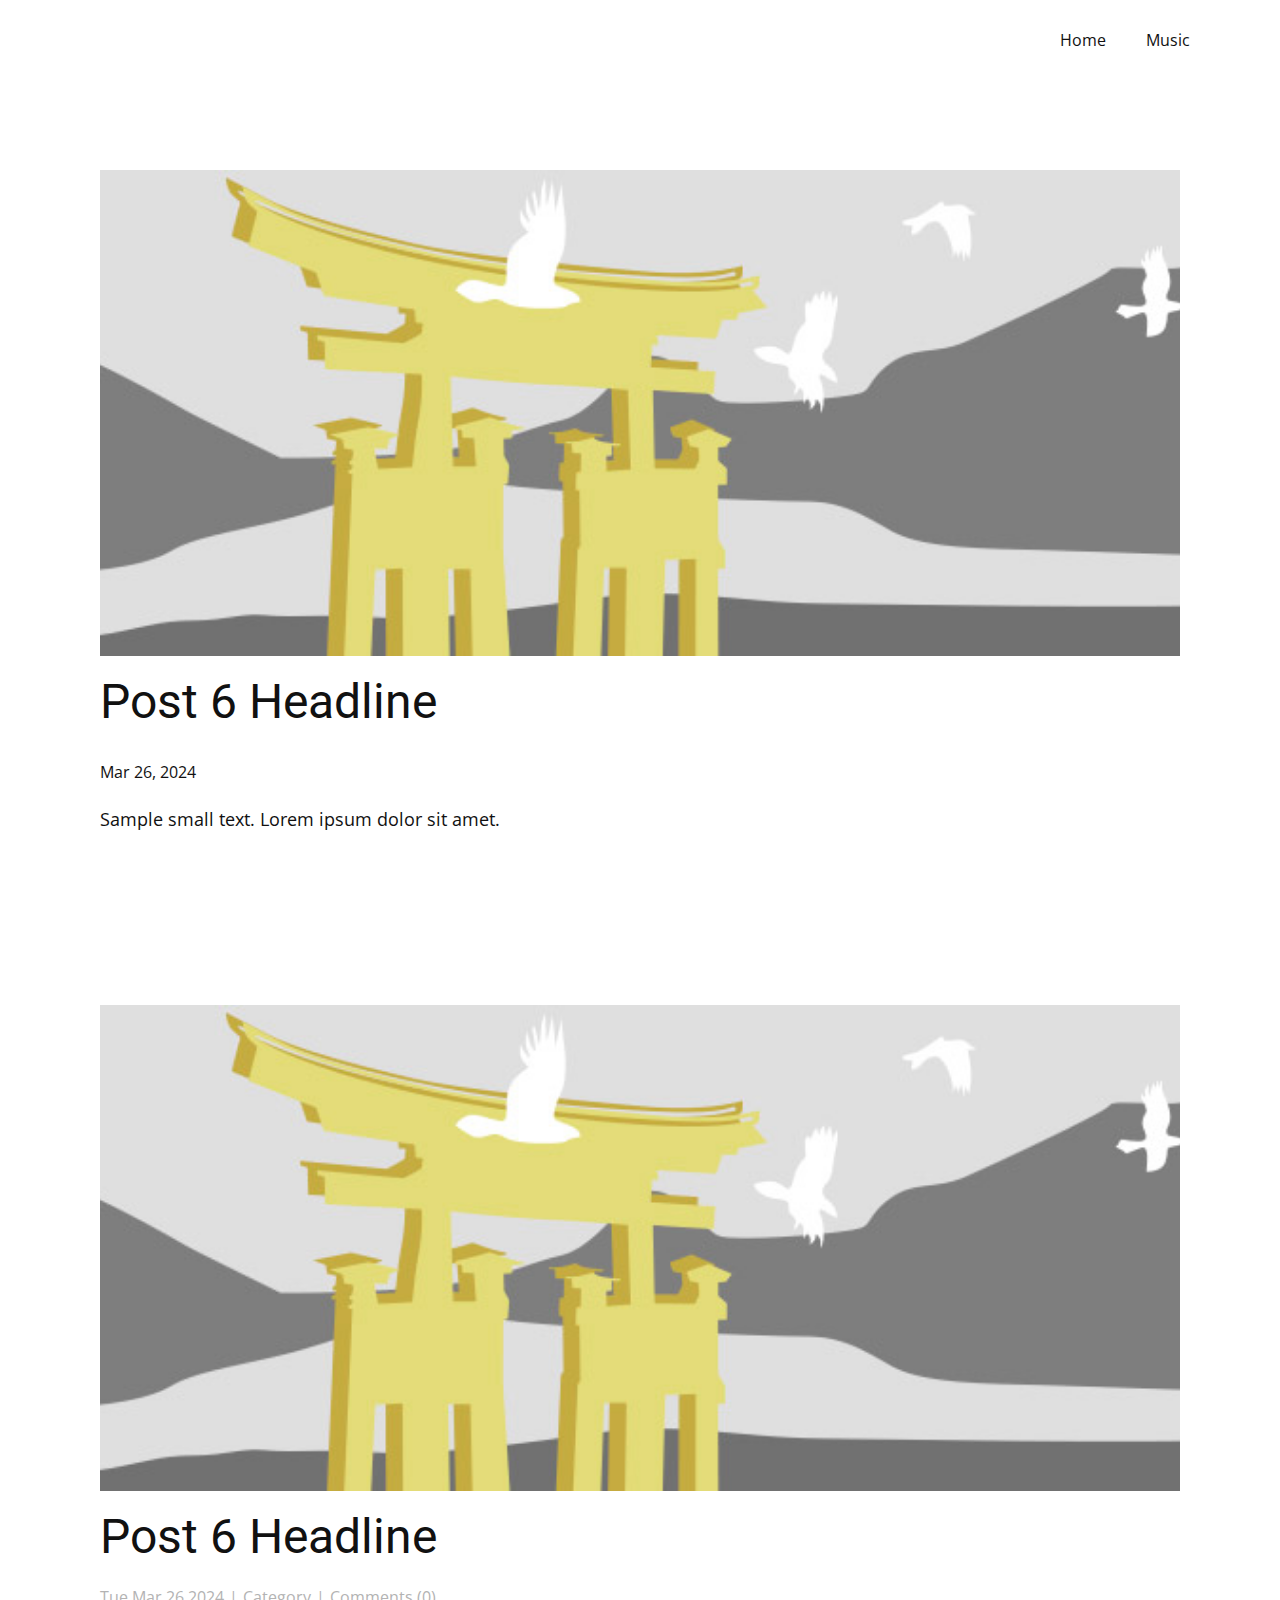
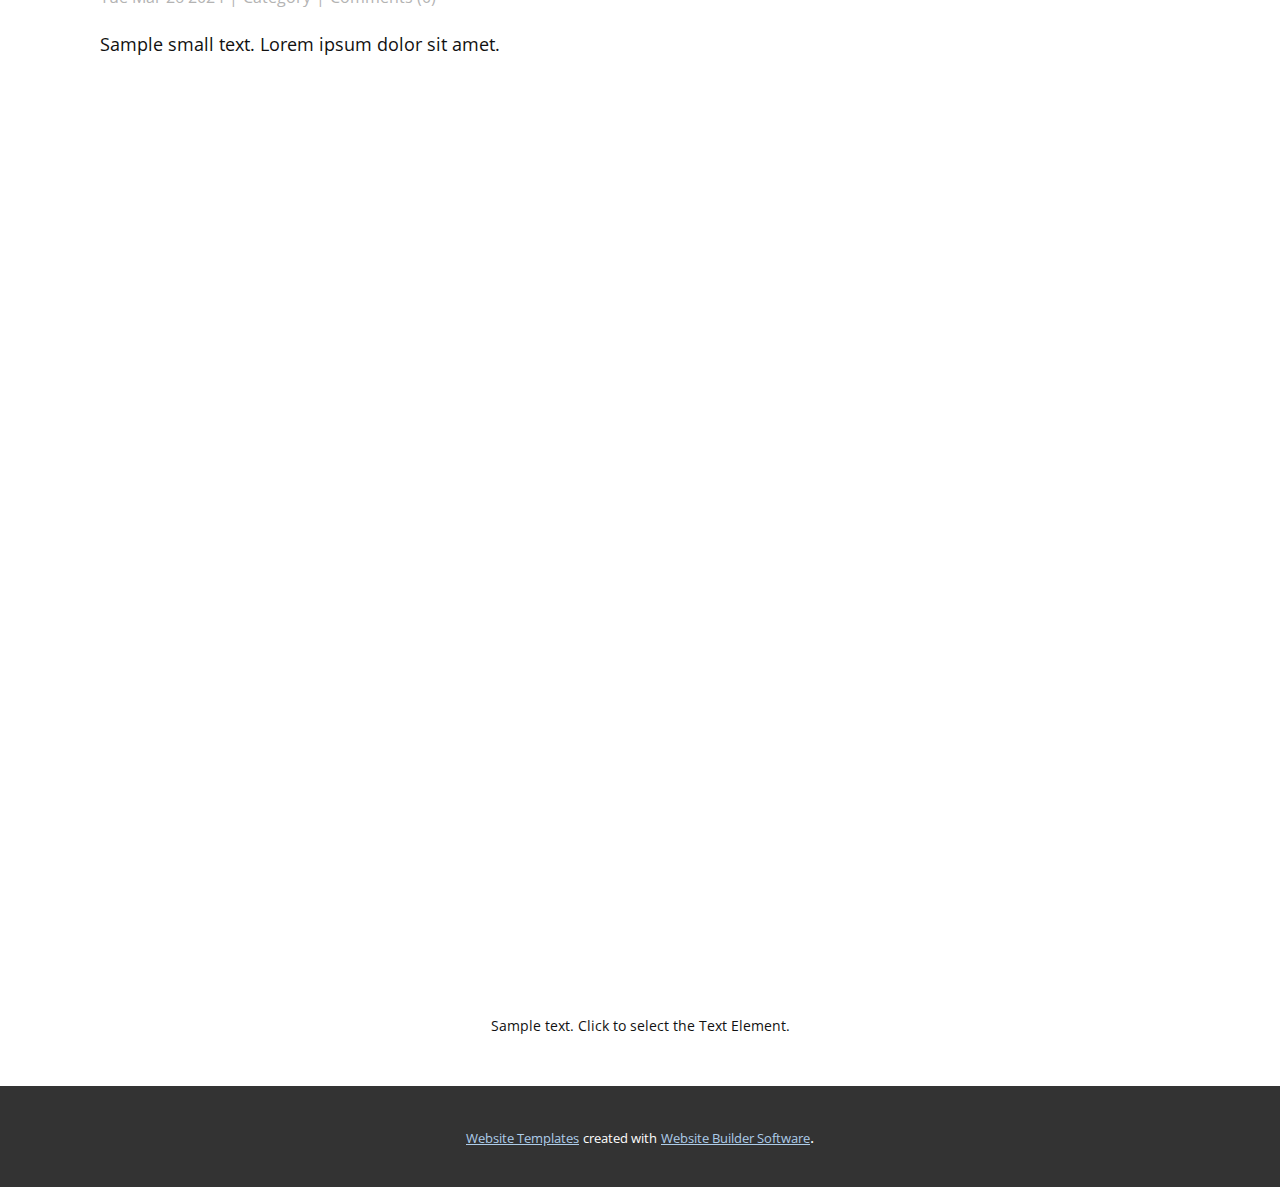
<file: blog/post-5.html>
<!DOCTYPE html>
<html style="font-size: 16px;" lang="en"><head>
    <meta name="viewport" content="width=device-width, initial-scale=1.0">
    <meta charset="utf-8">
    <meta name="keywords" content="Post 1 Headline">
    <meta name="description" content="">
    <title>Post 6 Headline</title>
    <link rel="stylesheet" href="../nicepage.css" media="screen">
<link rel="stylesheet" href="../Post-Template.css" media="screen">
    <script class="u-script" type="text/javascript" src="../jquery.js" defer=""></script>
    <script class="u-script" type="text/javascript" src="../nicepage.js" defer=""></script>
    <meta name="generator" content="Nicepage 6.6.3, nicepage.com">
    <link id="u-theme-google-font" rel="stylesheet" href="https://fonts.googleapis.com/css?family=Roboto:100,100i,300,300i,400,400i,500,500i,700,700i,900,900i|Open+Sans:300,300i,400,400i,500,500i,600,600i,700,700i,800,800i">
    
    
    
    
    
    <script type="application/ld+json">{
		"@context": "http://schema.org",
		"@type": "Organization",
		"name": ""
}</script>
    <meta name="theme-color" content="#478ac9">
  <meta data-intl-tel-input-cdn-path="intlTelInput/"></head>
  <body data-path-to-root="./" data-include-products="false" class="u-body u-xl-mode" data-lang="en"><header class="u-clearfix u-header u-header" id="sec-091c"><div class="u-clearfix u-sheet u-sheet-1">
        <nav class="u-menu u-menu-one-level u-offcanvas u-menu-1">
          <div class="menu-collapse" style="font-size: 1rem; letter-spacing: 0px;">
            <a class="u-button-style u-custom-left-right-menu-spacing u-custom-padding-bottom u-custom-text-hover-color u-custom-top-bottom-menu-spacing u-nav-link u-text-active-palette-1-base u-text-hover-palette-2-base" href="#">
              <svg class="u-svg-link" viewBox="0 0 24 24"><use xmlns:xlink="http://www.w3.org/1999/xlink" xlink:href="#menu-hamburger"></use></svg>
              <svg class="u-svg-content" version="1.1" id="menu-hamburger" viewBox="0 0 16 16" x="0px" y="0px" xmlns:xlink="http://www.w3.org/1999/xlink" xmlns="http://www.w3.org/2000/svg"><g><rect y="1" width="16" height="2"></rect><rect y="7" width="16" height="2"></rect><rect y="13" width="16" height="2"></rect>
</g></svg>
            </a>
          </div>
          <div class="u-custom-menu u-nav-container">
            <ul class="u-nav u-unstyled u-nav-1"><li class="u-nav-item"><a class="u-button-style u-nav-link u-text-active-palette-1-base u-text-hover-palette-1-light-2" href="../Home.html" style="padding: 10px 20px;">Home</a>
</li><li class="u-nav-item"><a class="u-button-style u-nav-link u-text-active-palette-1-base u-text-hover-palette-1-light-2" href="../Music.html" style="padding: 10px 20px;">Music</a>
</li></ul>
          </div>
          <div class="u-custom-menu u-nav-container-collapse">
            <div class="u-black u-container-style u-inner-container-layout u-opacity u-opacity-95 u-sidenav">
              <div class="u-inner-container-layout u-sidenav-overflow">
                <div class="u-menu-close"></div>
                <ul class="u-align-center u-nav u-popupmenu-items u-unstyled u-nav-2"><li class="u-nav-item"><a class="u-button-style u-nav-link" href="../Home.html">Home</a>
</li><li class="u-nav-item"><a class="u-button-style u-nav-link" href="../Music.html">Music</a>
</li></ul>
              </div>
            </div>
            <div class="u-black u-menu-overlay u-opacity u-opacity-70"></div>
          </div>
        </nav>
      </div></header>
    <section class="u-align-center u-clearfix u-section-1" id="sec-cfe7">
      <div class="u-clearfix u-sheet u-valign-middle-md u-valign-middle-sm u-valign-middle-xs u-sheet-1"><!--post_details--><!--post_details_options_json--><!--{"source":""}--><!--/post_details_options_json--><!--blog_post-->
        <div class="u-container-style u-expanded-width u-post-details u-post-details-1">
          <div class="u-container-layout u-valign-middle u-container-layout-1"><!--blog_post_image-->
            <img alt="" class="u-blog-control u-expanded-width u-image u-image-default u-image-1" src="../images/8ad73f3c.jpeg"><!--/blog_post_image--><!--blog_post_header-->
            <h2 class="u-blog-control u-text u-text-1">Post 6 Headline</h2><!--/blog_post_header--><!--blog_post_metadata-->
            <div class="u-blog-control u-metadata u-metadata-1"><!--blog_post_metadata_date-->
              <span class="u-meta-date u-meta-icon">Mar 26, 2024</span><!--/blog_post_metadata_date--><!--blog_post_metadata_category-->
              <!--/blog_post_metadata_category--><!--blog_post_metadata_comments-->
              <!--/blog_post_metadata_comments-->
            </div><!--/blog_post_metadata--><!--blog_post_content-->
            <div class="u-align-justify u-blog-control u-post-content u-text u-text-2 fr-view">
  Sample small text. Lorem ipsum dolor sit amet.
  </div><!--/blog_post_content-->
          </div>
        </div><!--/blog_post--><!--/post_details-->
      </div>
    </section>
    <section class="u-align-center u-clearfix u-section-2" id="sec-4cd7">
      <div class="u-clearfix u-sheet u-valign-middle-md u-valign-middle-sm u-valign-middle-xs u-sheet-1"><!--post_details--><!--post_details_options_json--><!--{"source":""}--><!--/post_details_options_json--><!--blog_post-->
        <div class="u-container-style u-expanded-width u-post-details u-post-details-1">
          <div class="u-container-layout u-valign-middle u-container-layout-1"><!--blog_post_image-->
            <img alt="" class="u-blog-control u-expanded-width u-image u-image-default u-image-1" src="../images/8ad73f3c.jpeg"><!--/blog_post_image--><!--blog_post_header-->
            <h2 class="u-blog-control u-text u-text-1">
              <a class="u-post-header-link" href="../blog/post-5.html"><!--blog_post_header_content-->Post 6 Headline<!--/blog_post_header_content--></a>
            </h2><!--/blog_post_header--><!--blog_post_metadata-->
            <div class="u-blog-control u-metadata u-text-grey-30 u-metadata-1"><!--blog_post_metadata_date-->
              <span class="u-meta-date u-meta-icon"><!--blog_post_metadata_date_content-->Tue Mar 26 2024<!--/blog_post_metadata_date_content--></span><!--/blog_post_metadata_date--><!--blog_post_metadata_category-->
              <span class="u-meta-category u-meta-icon"><!--blog_post_metadata_category_content-->Category<!--/blog_post_metadata_category_content--></span><!--/blog_post_metadata_category--><!--blog_post_metadata_comments-->
              <span class="u-meta-comments u-meta-icon"><!--blog_post_metadata_comments_content-->Comments (0)<!--/blog_post_metadata_comments_content--></span><!--/blog_post_metadata_comments-->
            </div><!--/blog_post_metadata--><!--blog_post_content-->
            <div class="u-align-justify u-blog-control u-post-content u-text u-text-2"><!--blog_post_content_content-->Sample small text. Lorem ipsum dolor sit amet.<!--/blog_post_content_content--></div><!--/blog_post_content-->
          </div>
        </div><!--/blog_post--><!--/post_details-->
      </div>
    </section>
    <section class="u-align-center u-clearfix u-section-3" id="sec-a999">
      <div class="u-clearfix u-sheet u-sheet-1"></div>
    </section>
    
    
    
    <footer class="u-align-center u-clearfix u-footer u-white u-footer" id="sec-8aa1"><div class="u-clearfix u-sheet u-sheet-1">
        <p class="u-small-text u-text u-text-variant u-text-1">Sample text. Click to select the Text Element.</p>
      </div></footer>
    <section class="u-backlink u-clearfix u-grey-80">
      <a class="u-link" href="https://nicepage.com/website-templates" target="_blank">
        <span>Website Templates</span>
      </a>
      <p class="u-text">
        <span>created with</span>
      </p>
      <a class="u-link" href="" target="_blank">
        <span>Website Builder Software</span>
      </a>. 
    </section>
  
</body></html>
</file>
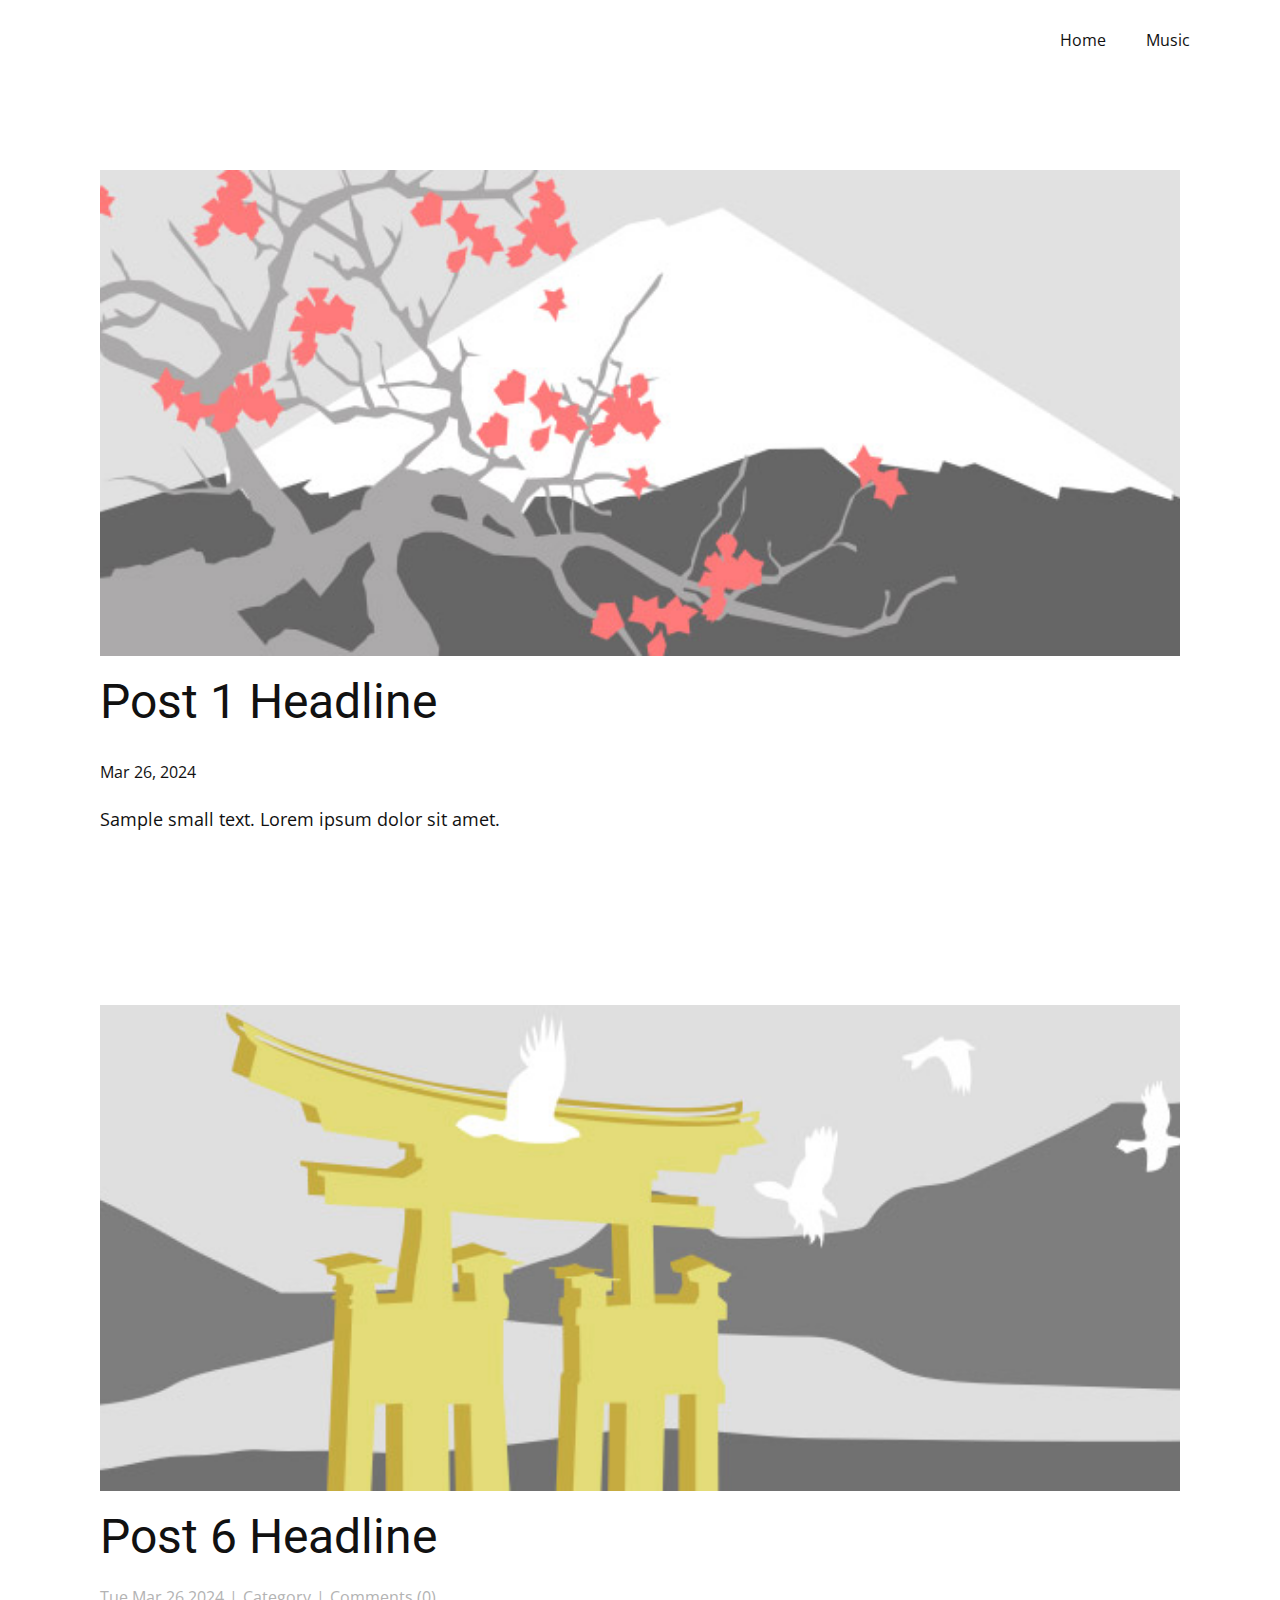
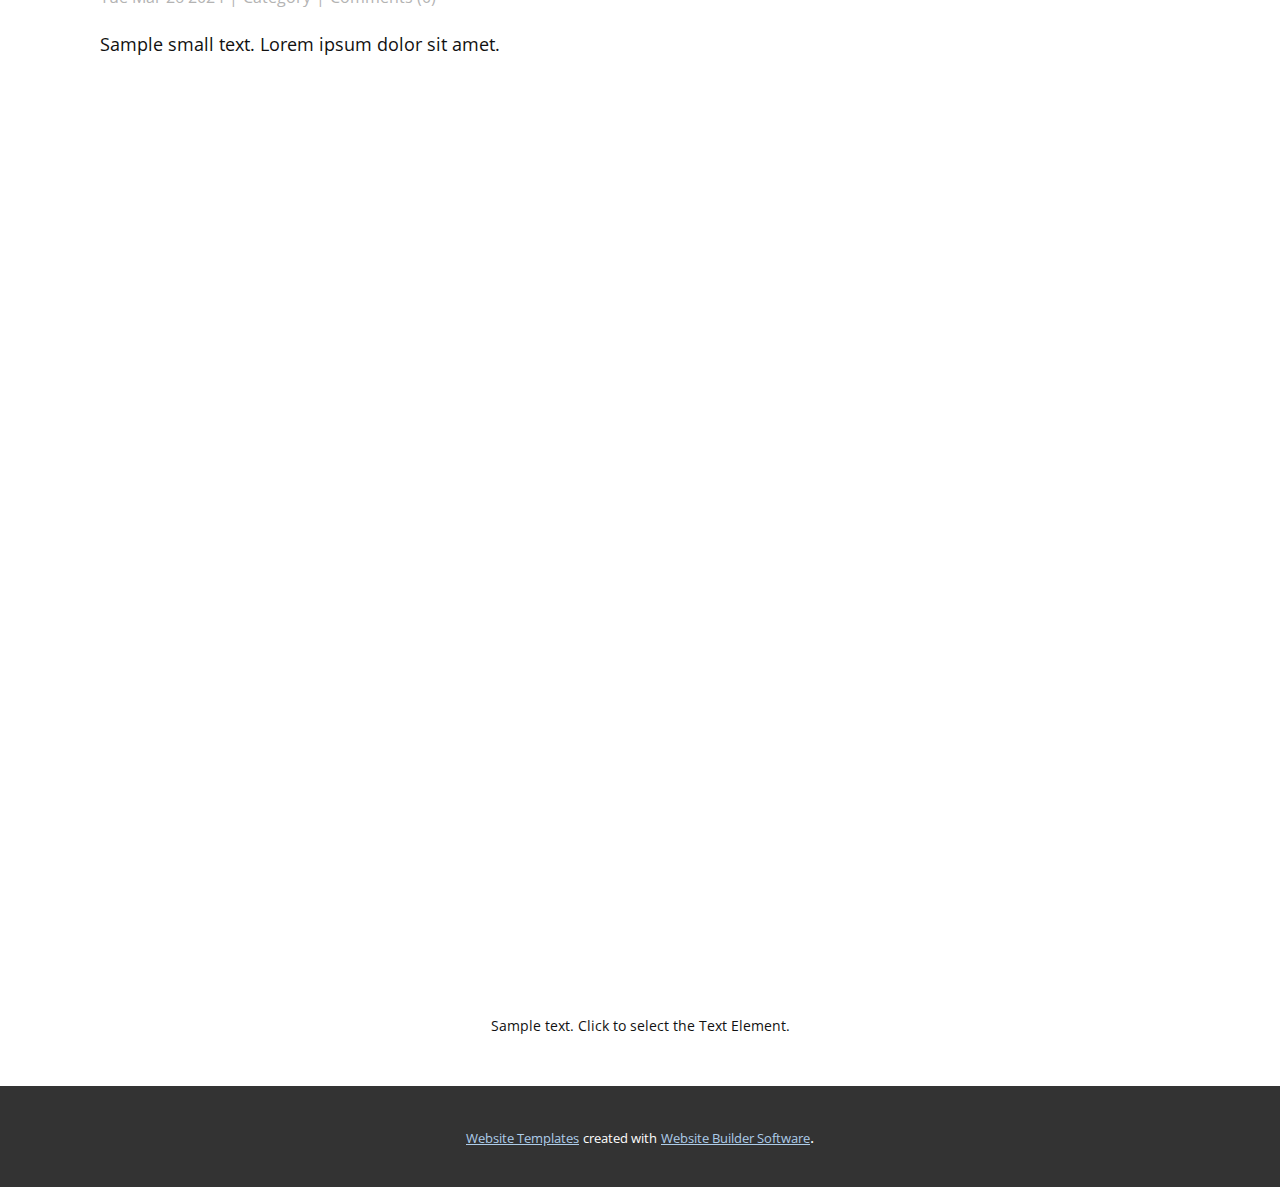
<file: blog/post.html>
<!DOCTYPE html>
<html style="font-size: 16px;" lang="en"><head>
    <meta name="viewport" content="width=device-width, initial-scale=1.0">
    <meta charset="utf-8">
    <meta name="keywords" content="Post 1 Headline">
    <meta name="description" content="">
    <title>Post 1 Headline</title>
    <link rel="stylesheet" href="../nicepage.css" media="screen">
<link rel="stylesheet" href="../Post-Template.css" media="screen">
    <script class="u-script" type="text/javascript" src="../jquery.js" defer=""></script>
    <script class="u-script" type="text/javascript" src="../nicepage.js" defer=""></script>
    <meta name="generator" content="Nicepage 6.6.3, nicepage.com">
    <link id="u-theme-google-font" rel="stylesheet" href="https://fonts.googleapis.com/css?family=Roboto:100,100i,300,300i,400,400i,500,500i,700,700i,900,900i|Open+Sans:300,300i,400,400i,500,500i,600,600i,700,700i,800,800i">
    
    
    
    
    
    <script type="application/ld+json">{
		"@context": "http://schema.org",
		"@type": "Organization",
		"name": ""
}</script>
    <meta name="theme-color" content="#478ac9">
  <meta data-intl-tel-input-cdn-path="intlTelInput/"></head>
  <body data-path-to-root="./" data-include-products="false" class="u-body u-xl-mode" data-lang="en"><header class="u-clearfix u-header u-header" id="sec-091c"><div class="u-clearfix u-sheet u-sheet-1">
        <nav class="u-menu u-menu-one-level u-offcanvas u-menu-1">
          <div class="menu-collapse" style="font-size: 1rem; letter-spacing: 0px;">
            <a class="u-button-style u-custom-left-right-menu-spacing u-custom-padding-bottom u-custom-text-hover-color u-custom-top-bottom-menu-spacing u-nav-link u-text-active-palette-1-base u-text-hover-palette-2-base" href="#">
              <svg class="u-svg-link" viewBox="0 0 24 24"><use xmlns:xlink="http://www.w3.org/1999/xlink" xlink:href="#menu-hamburger"></use></svg>
              <svg class="u-svg-content" version="1.1" id="menu-hamburger" viewBox="0 0 16 16" x="0px" y="0px" xmlns:xlink="http://www.w3.org/1999/xlink" xmlns="http://www.w3.org/2000/svg"><g><rect y="1" width="16" height="2"></rect><rect y="7" width="16" height="2"></rect><rect y="13" width="16" height="2"></rect>
</g></svg>
            </a>
          </div>
          <div class="u-custom-menu u-nav-container">
            <ul class="u-nav u-unstyled u-nav-1"><li class="u-nav-item"><a class="u-button-style u-nav-link u-text-active-palette-1-base u-text-hover-palette-1-light-2" href="../Home.html" style="padding: 10px 20px;">Home</a>
</li><li class="u-nav-item"><a class="u-button-style u-nav-link u-text-active-palette-1-base u-text-hover-palette-1-light-2" href="../Music.html" style="padding: 10px 20px;">Music</a>
</li></ul>
          </div>
          <div class="u-custom-menu u-nav-container-collapse">
            <div class="u-black u-container-style u-inner-container-layout u-opacity u-opacity-95 u-sidenav">
              <div class="u-inner-container-layout u-sidenav-overflow">
                <div class="u-menu-close"></div>
                <ul class="u-align-center u-nav u-popupmenu-items u-unstyled u-nav-2"><li class="u-nav-item"><a class="u-button-style u-nav-link" href="../Home.html">Home</a>
</li><li class="u-nav-item"><a class="u-button-style u-nav-link" href="../Music.html">Music</a>
</li></ul>
              </div>
            </div>
            <div class="u-black u-menu-overlay u-opacity u-opacity-70"></div>
          </div>
        </nav>
      </div></header>
    <section class="u-align-center u-clearfix u-section-1" id="sec-cfe7">
      <div class="u-clearfix u-sheet u-valign-middle-md u-valign-middle-sm u-valign-middle-xs u-sheet-1"><!--post_details--><!--post_details_options_json--><!--{"source":""}--><!--/post_details_options_json--><!--blog_post-->
        <div class="u-container-style u-expanded-width u-post-details u-post-details-1">
          <div class="u-container-layout u-valign-middle u-container-layout-1"><!--blog_post_image-->
            <img alt="" class="u-blog-control u-expanded-width u-image u-image-default u-image-1" src="../images/0fd3416c.jpeg"><!--/blog_post_image--><!--blog_post_header-->
            <h2 class="u-blog-control u-text u-text-1">Post 1 Headline</h2><!--/blog_post_header--><!--blog_post_metadata-->
            <div class="u-blog-control u-metadata u-metadata-1"><!--blog_post_metadata_date-->
              <span class="u-meta-date u-meta-icon">Mar 26, 2024</span><!--/blog_post_metadata_date--><!--blog_post_metadata_category-->
              <!--/blog_post_metadata_category--><!--blog_post_metadata_comments-->
              <!--/blog_post_metadata_comments-->
            </div><!--/blog_post_metadata--><!--blog_post_content-->
            <div class="u-align-justify u-blog-control u-post-content u-text u-text-2 fr-view">
  Sample small text. Lorem ipsum dolor sit amet.
  </div><!--/blog_post_content-->
          </div>
        </div><!--/blog_post--><!--/post_details-->
      </div>
    </section>
    <section class="u-align-center u-clearfix u-section-2" id="sec-4cd7">
      <div class="u-clearfix u-sheet u-valign-middle-md u-valign-middle-sm u-valign-middle-xs u-sheet-1"><!--post_details--><!--post_details_options_json--><!--{"source":""}--><!--/post_details_options_json--><!--blog_post-->
        <div class="u-container-style u-expanded-width u-post-details u-post-details-1">
          <div class="u-container-layout u-valign-middle u-container-layout-1"><!--blog_post_image-->
            <img alt="" class="u-blog-control u-expanded-width u-image u-image-default u-image-1" src="../images/8ad73f3c.jpeg"><!--/blog_post_image--><!--blog_post_header-->
            <h2 class="u-blog-control u-text u-text-1">
              <a class="u-post-header-link" href="../blog/post-5.html"><!--blog_post_header_content-->Post 6 Headline<!--/blog_post_header_content--></a>
            </h2><!--/blog_post_header--><!--blog_post_metadata-->
            <div class="u-blog-control u-metadata u-text-grey-30 u-metadata-1"><!--blog_post_metadata_date-->
              <span class="u-meta-date u-meta-icon"><!--blog_post_metadata_date_content-->Tue Mar 26 2024<!--/blog_post_metadata_date_content--></span><!--/blog_post_metadata_date--><!--blog_post_metadata_category-->
              <span class="u-meta-category u-meta-icon"><!--blog_post_metadata_category_content-->Category<!--/blog_post_metadata_category_content--></span><!--/blog_post_metadata_category--><!--blog_post_metadata_comments-->
              <span class="u-meta-comments u-meta-icon"><!--blog_post_metadata_comments_content-->Comments (0)<!--/blog_post_metadata_comments_content--></span><!--/blog_post_metadata_comments-->
            </div><!--/blog_post_metadata--><!--blog_post_content-->
            <div class="u-align-justify u-blog-control u-post-content u-text u-text-2"><!--blog_post_content_content-->Sample small text. Lorem ipsum dolor sit amet.<!--/blog_post_content_content--></div><!--/blog_post_content-->
          </div>
        </div><!--/blog_post--><!--/post_details-->
      </div>
    </section>
    <section class="u-align-center u-clearfix u-section-3" id="sec-a999">
      <div class="u-clearfix u-sheet u-sheet-1"></div>
    </section>
    
    
    
    <footer class="u-align-center u-clearfix u-footer u-white u-footer" id="sec-8aa1"><div class="u-clearfix u-sheet u-sheet-1">
        <p class="u-small-text u-text u-text-variant u-text-1">Sample text. Click to select the Text Element.</p>
      </div></footer>
    <section class="u-backlink u-clearfix u-grey-80">
      <a class="u-link" href="https://nicepage.com/website-templates" target="_blank">
        <span>Website Templates</span>
      </a>
      <p class="u-text">
        <span>created with</span>
      </p>
      <a class="u-link" href="" target="_blank">
        <span>Website Builder Software</span>
      </a>. 
    </section>
  
</body></html>
</file>
